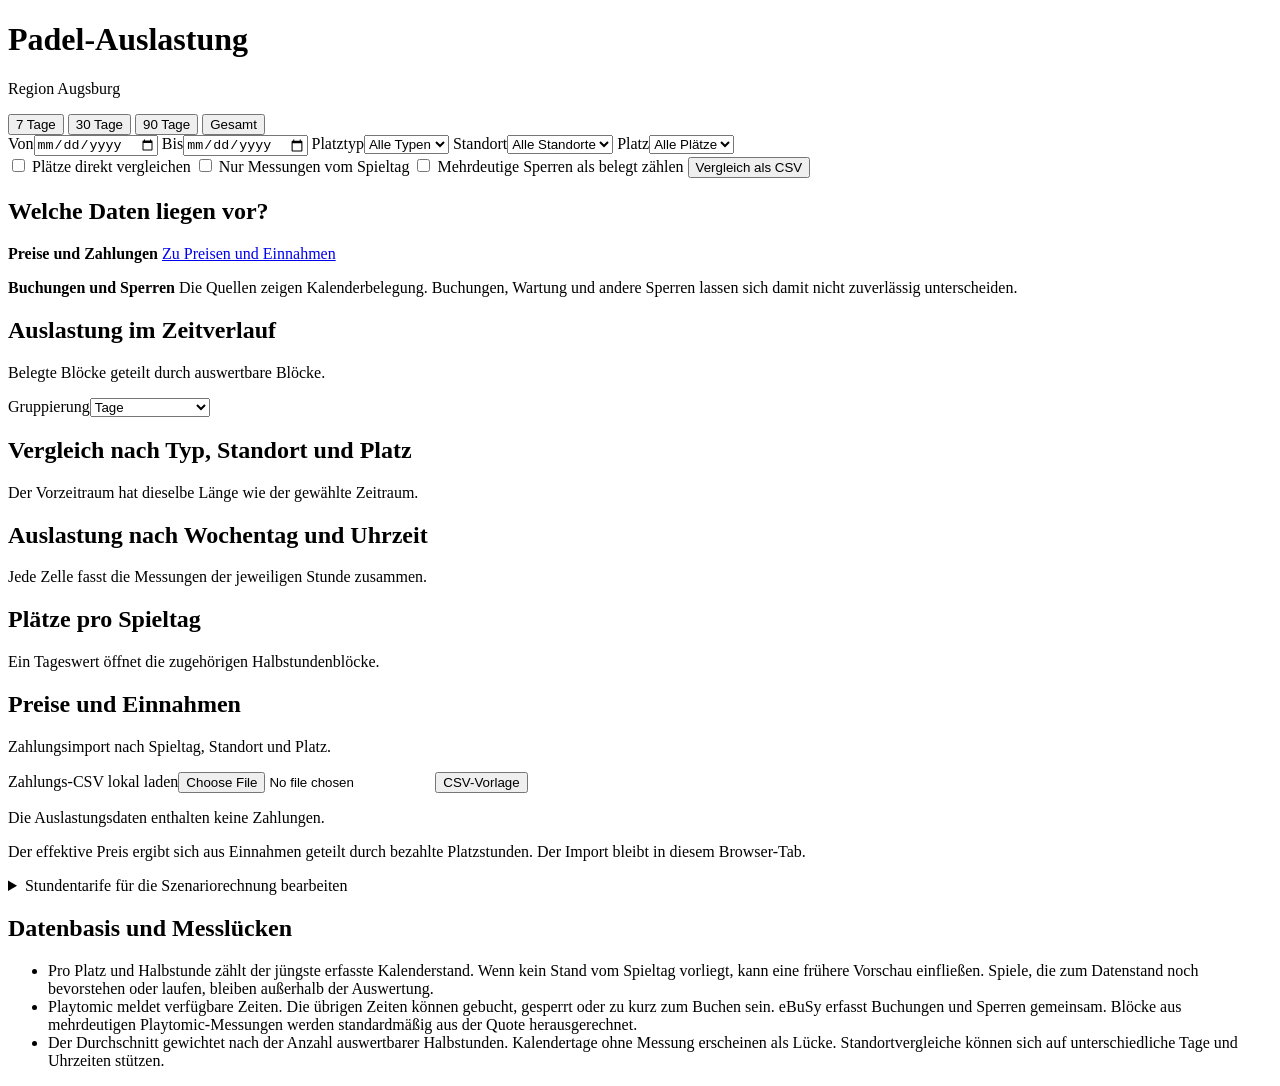
<file: dashboard/index.html>
<!doctype html>
<html lang="de">
<head>
  <meta charset="utf-8">
  <meta name="viewport" content="width=device-width, initial-scale=1">
  <meta name="description" content="Historische Padel-Auslastung nach Platz, Standort und Uhrzeit.">
  <title>Padel-Auslastung · Region Augsburg</title>
  <style>/* DASHBOARD_CSS */</style>
</head>
<body>
  <header class="page-header">
    <div><h1>Padel-Auslastung</h1><p>Region Augsburg</p></div>
    <p id="data-stand"></p>
  </header>
  <main>
    <section class="filters" aria-label="Filter">
      <div class="presets" aria-label="Schnellauswahl Zeitraum">
        <button type="button" data-days="7">7 Tage</button>
        <button type="button" data-days="30">30 Tage</button>
        <button type="button" data-days="90">90 Tage</button>
        <button type="button" data-days="all">Gesamt</button>
      </div>
      <div class="fields">
        <label>Von<input id="from" type="date"></label>
        <label>Bis<input id="to" type="date"></label>
        <label>Platztyp<select id="type"><option value="">Alle Typen</option></select></label>
        <label>Standort<select id="club"><option value="">Alle Standorte</option></select></label>
        <label>Platz<select id="court"><option value="">Alle Plätze</option></select></label>
      </div>
      <div class="options">
        <label><input id="compare-courts" type="checkbox"> Plätze direkt vergleichen</label>
        <label><input id="same-day" type="checkbox"> Nur Messungen vom Spieltag</label>
        <label><input id="include-unknown" type="checkbox"> Mehrdeutige Sperren als belegt zählen</label>
        <button type="button" id="export">Vergleich als CSV</button>
      </div>
      <p id="export-status" class="download-status" role="status" hidden></p>
      <p id="filter-error" role="status" hidden></p>
    </section>
    <div id="results">
      <section class="panel data-coverage" aria-labelledby="coverage-title">
        <div class="section-head">
          <div><h2 id="coverage-title">Welche Daten liegen vor?</h2><p id="coverage-period"></p></div>
        </div>
        <div id="coverage" class="scroll"></div>
        <p id="coverage-cutoff"></p>
        <div class="coverage-notes">
          <p><strong>Preise und Zahlungen</strong> <span id="payment-coverage"></span> <a href="#finance-title">Zu Preisen und Einnahmen</a></p>
          <p><strong>Buchungen und Sperren</strong> Die Quellen zeigen Kalenderbelegung. Buchungen, Wartung und andere Sperren lassen sich damit nicht zuverlässig unterscheiden.</p>
        </div>
      </section>
      <section aria-label="Kennzahlen" id="kpis" class="kpis" aria-live="polite"></section>
      <section class="panel">
        <div class="section-head">
          <div><h2>Auslastung im Zeitverlauf</h2><p>Belegte Blöcke geteilt durch auswertbare Blöcke.</p></div>
          <label>Gruppierung<select id="bucket"><option value="day">Tage</option><option value="week">ISO-Wochen</option><option value="month">Kalendermonate</option></select></label>
        </div>
        <div id="trend" class="scroll"></div>
      </section>
      <section class="panel">
        <div class="section-head"><div><h2>Vergleich nach Typ, Standort und Platz</h2><p>Der Vorzeitraum hat dieselbe Länge wie der gewählte Zeitraum.</p></div></div>
        <div id="comparison" class="scroll"></div>
      </section>
      <section class="panel">
        <div class="section-head">
          <div><h2>Auslastung nach Wochentag und Uhrzeit</h2><p>Jede Zelle fasst die Messungen der jeweiligen Stunde zusammen.</p></div>
          <label id="heatmap-day-label" hidden>Wochentag<select id="heatmap-day"><option value="">Alle Wochentage</option></select></label>
        </div>
        <div id="heatmap" class="scroll"></div>
      </section>
      <section class="panel">
        <div class="section-head"><div><h2>Plätze pro Spieltag</h2><p id="calendar-hint">Ein Tageswert öffnet die zugehörigen Halbstundenblöcke.</p></div></div>
        <div class="presets calendar-nav" id="calendar-nav" hidden>
          <button type="button" id="calendar-newer">Neuere Tage</button>
          <button type="button" id="calendar-older">Ältere Tage</button>
          <span id="calendar-range" aria-live="polite"></span>
        </div>
        <div id="calendar" class="scroll"></div>
        <div id="detail" class="detail" hidden></div>
      </section>
      <section class="panel">
        <div class="section-head"><div><h2 id="finance-title">Preise und Einnahmen</h2><p>Zahlungsimport nach Spieltag, Standort und Platz.</p></div></div>
        <div class="finance-options">
          <label>Zahlungs-CSV lokal laden<input id="payments" type="file" accept=".csv,text/csv"></label>
          <button type="button" id="payment-template">CSV-Vorlage</button>
          <button type="button" id="reset-payments" hidden>Import entfernen</button>
        </div>
        <p id="template-status" class="download-status" role="status" hidden></p>
        <p id="payment-status" role="status">Die Auslastungsdaten enthalten keine Zahlungen.</p>
        <p>Der effektive Preis ergibt sich aus Einnahmen geteilt durch bezahlte Platzstunden. Der Import bleibt in diesem Browser-Tab.</p>
        <details>
          <summary>Stundentarife für die Szenariorechnung bearbeiten</summary>
          <p>Die Rechnung multipliziert belegte Stunden mit dem eingegebenen Tarif. Öffentliche Serve-One-Listenpreise sind als Ausgangspunkt hinterlegt. Historische Tarife, Rabatte und Sperren können den Betrag verändern. <a href="https://serveonepadel.de/">Serve One Padel</a></p>
          <p>Der DJK-Mitgliederpreis beträgt laut Verein 20 €/h. Für einen gemischten Spielerkreis kannst du einen eigenen Durchschnittstarif eingeben. <a href="https://www.djk-lechhausen.de/index.php?Itemid=871&amp;id=636&amp;option=com_sppagebuilder&amp;view=page">DJK Lechhausen</a></p>
          <div id="rates" class="rate-grid"></div>
        </details>
        <div id="finance" class="scroll"></div>
      </section>
    </div>
    <section class="panel methodology">
      <h2>Datenbasis und Messlücken</h2>
      <ul>
        <li>Pro Platz und Halbstunde zählt der jüngste erfasste Kalenderstand. Wenn kein Stand vom Spieltag vorliegt, kann eine frühere Vorschau einfließen. Spiele, die zum Datenstand noch bevorstehen oder laufen, bleiben außerhalb der Auswertung.</li>
        <li>Playtomic meldet verfügbare Zeiten. Die übrigen Zeiten können gebucht, gesperrt oder zu kurz zum Buchen sein. eBuSy erfasst Buchungen und Sperren gemeinsam. Blöcke aus mehrdeutigen Playtomic-Messungen werden standardmäßig aus der Quote herausgerechnet.</li>
        <li>Der Durchschnitt gewichtet nach der Anzahl auswertbarer Halbstunden. Kalendertage ohne Messung erscheinen als Lücke. Standortvergleiche können sich auf unterschiedliche Tage und Uhrzeiten stützen.</li>
      </ul>
      <p id="source-notes"></p>
    </section>
  </main>
  <script type="application/json" id="dashboard-data"><!-- DASHBOARD_DATA --></script>
  <script>/* DASHBOARD_JS */</script>
</body>
</html>
</file>
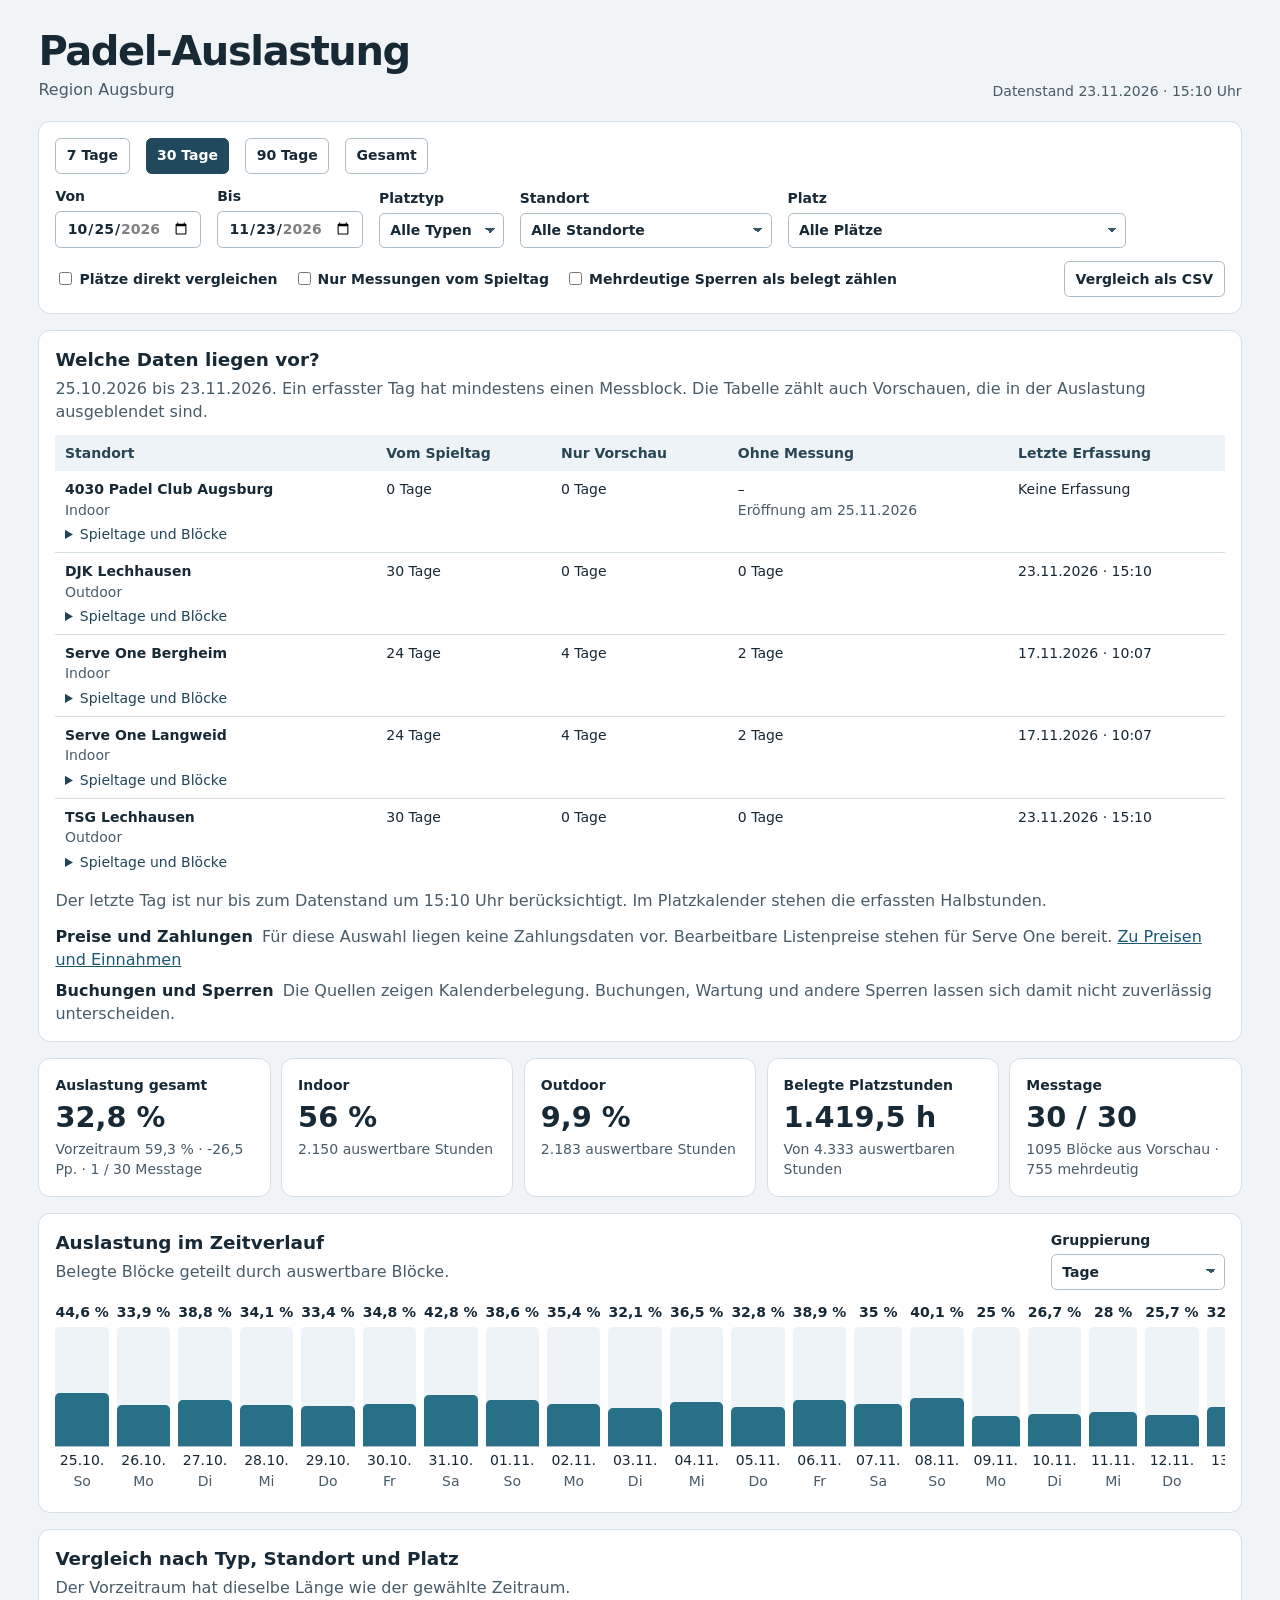
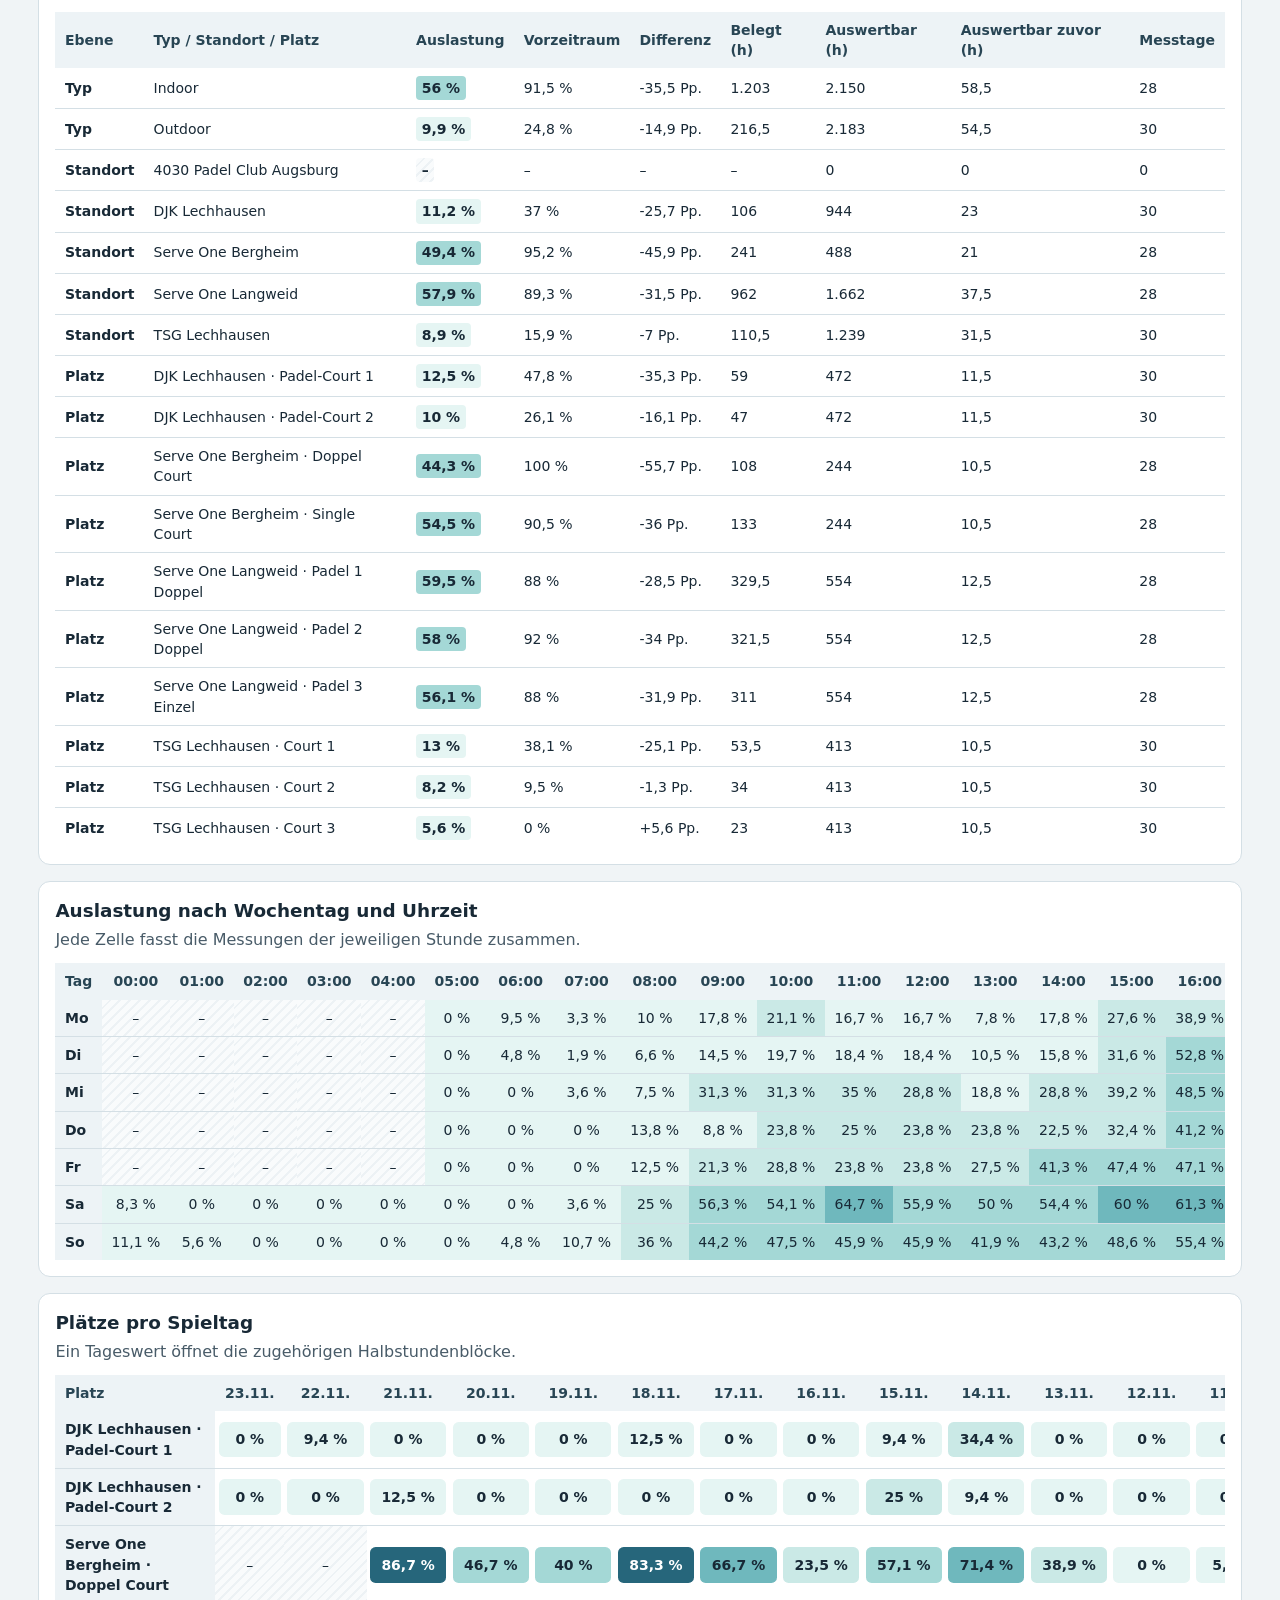
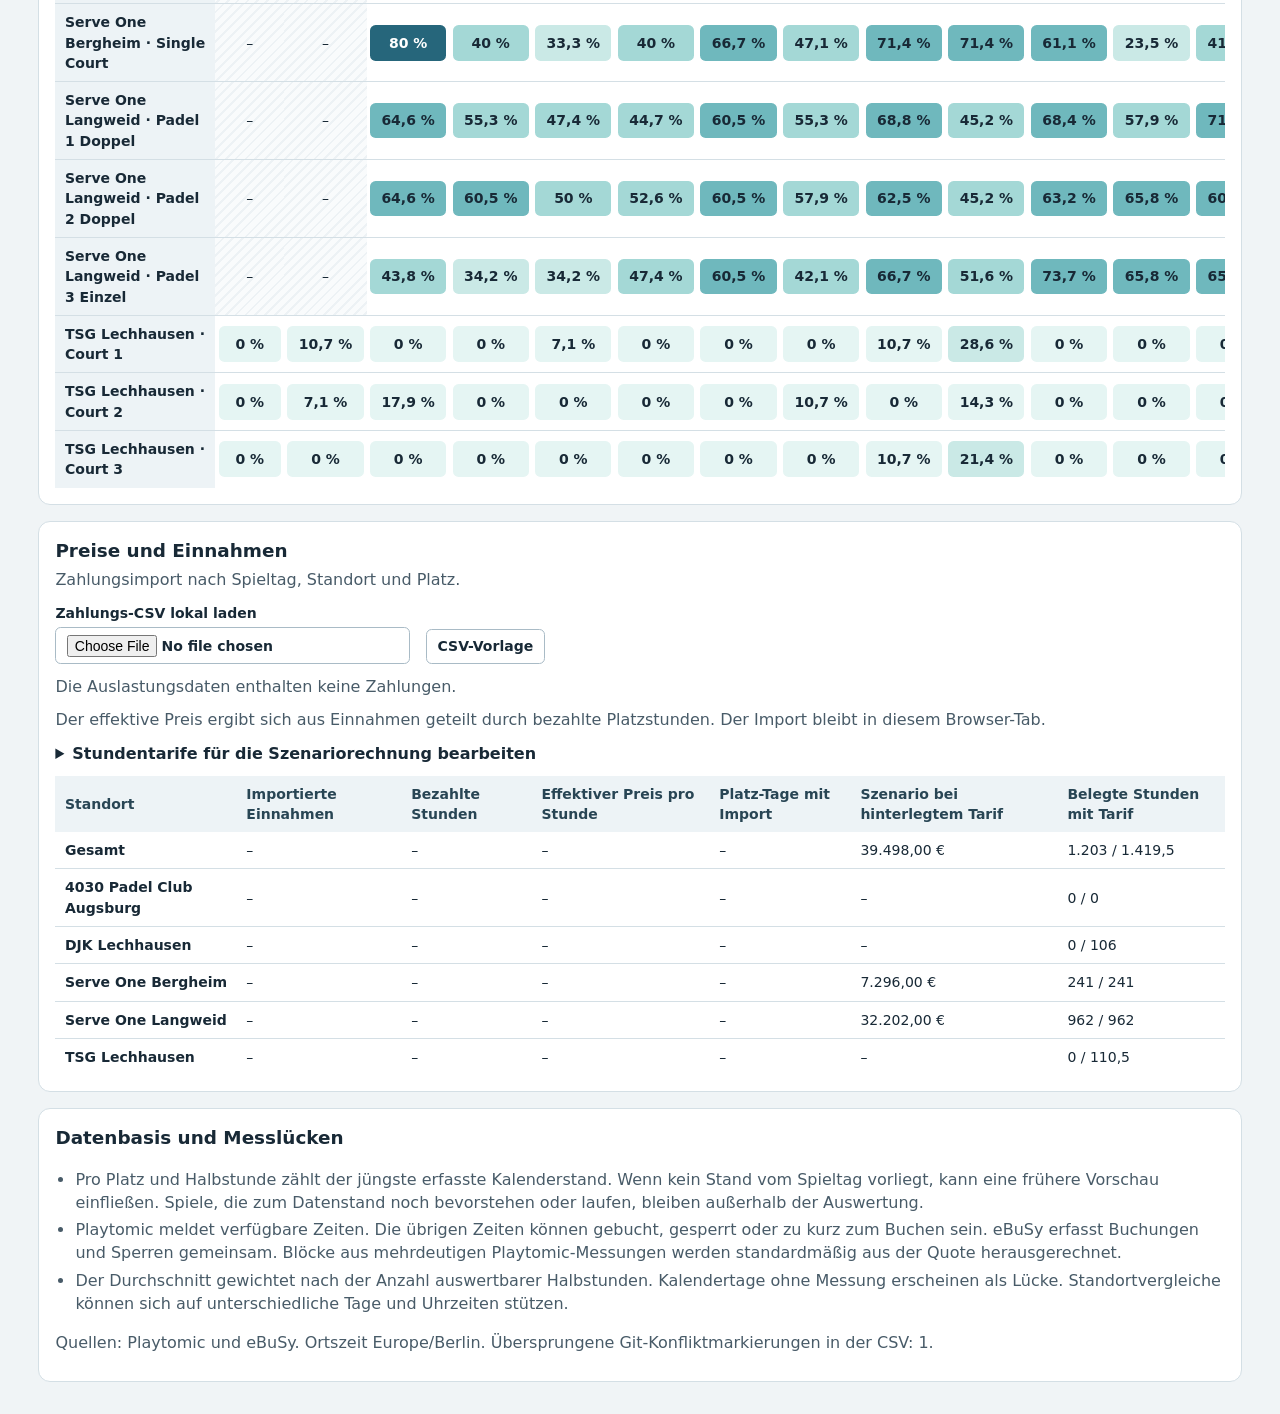
<file: padel-dashboard.html>
<!doctype html>
<html lang="de">
<head>
  <meta charset="utf-8">
  <meta name="viewport" content="width=device-width, initial-scale=1">
  <meta name="description" content="Historische Padel-Auslastung nach Platz, Standort und Uhrzeit.">
  <title>Padel-Auslastung · Region Augsburg</title>
  <style>:root {
  color-scheme: light;
  font: 16px/1.45 system-ui, sans-serif;
  background: #f0f4f6;
  color: #182936;
  --muted: #485b68;
  --line: #d4dfe5;
  --ink: #214557;
  --surface: #fff;
}
* { box-sizing: border-box; }
body { margin: 0; }
[hidden] { display: none !important; }
.page-header, main { max-width: 1440px; margin: 0 auto; padding-inline: clamp(1rem, 3vw, 3rem); }
.page-header { display: flex; justify-content: space-between; align-items: end; gap: 1rem; padding-block: 1.8rem 1.2rem; }
h1, h2, h3, p { margin: 0; }
h1 { font-size: clamp(1.8rem, 4vw, 2.5rem); line-height: 1.1; letter-spacing: -.035em; }
h2 { font-size: 1.15rem; }
h3 { font-size: 1rem; }
p { color: var(--muted); }
.page-header p { margin-top: .35rem; }
#data-stand { font-size: .875rem; }
main { padding-bottom: 2rem; }
.panel, .filters, .kpis article { border: 1px solid var(--line); background: var(--surface); border-radius: .75rem; padding: 1rem; }
.panel, .kpis { margin-top: 1rem; }
.presets, .fields, .options, .section-head, .finance-options { display: flex; gap: .65rem 1rem; flex-wrap: wrap; align-items: end; }
.fields { margin-block: .8rem; }
.options { align-items: center; }
.options button { margin-left: auto; }
label { display: grid; gap: .25rem; font-size: .875rem; font-weight: 600; }
.options label { display: flex; align-items: center; }
button, input, select { font: inherit; }
button, input:not([type="checkbox"]), select { background: #fff; color: #182936; border: 1px solid #a9bbc6; border-radius: .35rem; padding: .42rem .65rem; min-height: 2.2rem; }
select {
  appearance: none;
  padding-right: 1.9rem;
  background-image: linear-gradient(45deg, transparent 50%, #375767 50%), linear-gradient(135deg, #375767 50%, transparent 50%);
  background-position: calc(100% - 13px) center, calc(100% - 8px) center;
  background-repeat: no-repeat;
  background-size: 5px 5px;
}
input[type="file"] { max-width: 100%; }
button { font-size: .875rem; font-weight: 650; cursor: pointer; }
button:hover { border-color: #216476; }
button[aria-pressed="true"] { color: #fff; background: #20495e; border-color: #20495e; }
button:disabled { opacity: .55; cursor: default; }
a { color: #195772; }
:focus-visible { outline: 3px solid #1d7292; outline-offset: 2px; }
.kpis { display: grid; grid-template-columns: repeat(auto-fit, minmax(min(100%, 175px), 1fr)); gap: .65rem; }
.kpis strong { display: block; font-size: 1.8rem; margin-top: .1rem; font-variant-numeric: tabular-nums; }
.kpis h2, .kpis p { font-size: .875rem; }
.section-head { justify-content: space-between; align-items: start; margin-bottom: .75rem; }
.section-head p { margin-top: .2rem; }
.scroll { overflow-x: auto; }
table { width: 100%; border-collapse: separate; border-spacing: 0; font-size: .875rem; font-variant-numeric: tabular-nums; }
th, td { text-align: left; border-bottom: 1px solid var(--line); padding: .5rem .6rem; }
thead th { background: #edf3f6; color: #284554; }
tbody th { font-weight: 600; }
tr:last-child td, tr:last-child th { border-bottom: 0; }
.badge { display: inline-block; border-radius: .25rem; padding: .12rem .35rem; white-space: nowrap; }
.trend { display: flex; gap: .5rem; min-width: min-content; padding-bottom: .35rem; }
.bar-column {
  display: grid;
  grid-template-rows: 1.35rem 7.5rem auto;
  text-align: center;
  flex: 1 0 auto;
  min-width: 48px;
  gap: .22rem;
  font-size: .875rem;
  font-variant-numeric: tabular-nums;
}
.bar-track { display: flex; align-items: end; background: #edf3f6; border-bottom: 1px solid #a9bbc6; border-radius: .3rem .3rem 0 0; }
.bar { width: 100%; background: #277087; border-radius: .3rem .3rem 0 0; }
.bar-weekday { display: block; color: var(--muted); }
.matrix td, .matrix thead th:not(:first-child) { text-align: center; white-space: nowrap; min-width: 3.6rem; }
.matrix th:first-child { position: sticky; left: 0; background: #edf3f6; z-index: 1; }
.court-matrix th:first-child { min-width: 10rem; text-align: left; }
.court-matrix abbr { text-decoration: none; }
.calendar td { padding: .2rem; }
.calendar-nav { margin-bottom: .65rem; align-items: center; }
.calendar tbody th { min-width: 10rem; }
.calendar button { width: 100%; white-space: nowrap; border-color: transparent; }
.missing { background: repeating-linear-gradient(135deg, #f9fbfc 0 5px, #edf2f5 5px 7px); }
.heat-0, .free { background: #e5f5f3; }
.heat-1 { background: #cae9e6; }
.heat-2 { background: #a4d8d6; }
.heat-3 { background: #6fb8bd; }
.heat-4, .booked { background: #26667b; color: #fff; }
.unclear { background: #fff0d4; }
.detail { margin-top: 1rem; padding: .8rem; background: #f2f6f8; border-radius: .45rem; }
.detail .scroll { margin-top: .6rem; }
.slots { display: grid; grid-template-columns: repeat(auto-fill, minmax(115px, 1fr)); gap: .3rem; margin-top: .6rem; }
.slots > div { display: grid; gap: .2rem; padding: .25rem .45rem; font-size: .875rem; border-radius: .25rem; }
.finance-options, #payment-status, details, #source-notes { margin-block: .65rem; }
.rate-grid { display: grid; grid-template-columns: repeat(auto-fit, minmax(165px, 1fr)); gap: .55rem; margin-top: .65rem; }
.rate-grid input { width: 100%; }
summary { cursor: pointer; font-weight: 650; }
details p { margin-top: .45rem; }
.methodology ul { padding-left: 1.25rem; color: var(--muted); }
.methodology li + li { margin-top: .25rem; }
.data-coverage table { min-width: 650px; }
.data-coverage td { vertical-align: top; }
.coverage-type { display: block; color: var(--muted); font-weight: 400; }
.data-coverage details { margin: .25rem 0 0; font-weight: 400; }
.data-coverage summary { color: var(--ink); font-weight: 500; }
.data-coverage dl { margin: .4rem 0; }
.data-coverage dt { margin-top: .4rem; font-weight: 600; }
.data-coverage dd { margin-left: 0; }
.coverage-notes { display: grid; gap: .5rem; margin-top: .75rem; }
#coverage-cutoff { margin-top: .6rem; }
.coverage-notes strong { color: #182936; margin-right: .25rem; }
#filter-error, .download-status { margin-top: .65rem; color: #8b341d; }
@media (max-width: 610px) {
  .page-header { flex-direction: column; align-items: start; gap: .3rem; }
  .fields label { max-width: 100%; }
  .fields select { max-width: 100%; }
  .options button { margin-left: 0; }
}
</style>
</head>
<body>
  <header class="page-header">
    <div><h1>Padel-Auslastung</h1><p>Region Augsburg</p></div>
    <p id="data-stand"></p>
  </header>
  <main>
    <section class="filters" aria-label="Filter">
      <div class="presets" aria-label="Schnellauswahl Zeitraum">
        <button type="button" data-days="7">7 Tage</button>
        <button type="button" data-days="30">30 Tage</button>
        <button type="button" data-days="90">90 Tage</button>
        <button type="button" data-days="all">Gesamt</button>
      </div>
      <div class="fields">
        <label>Von<input id="from" type="date"></label>
        <label>Bis<input id="to" type="date"></label>
        <label>Platztyp<select id="type"><option value="">Alle Typen</option></select></label>
        <label>Standort<select id="club"><option value="">Alle Standorte</option></select></label>
        <label>Platz<select id="court"><option value="">Alle Plätze</option></select></label>
      </div>
      <div class="options">
        <label><input id="compare-courts" type="checkbox"> Plätze direkt vergleichen</label>
        <label><input id="same-day" type="checkbox"> Nur Messungen vom Spieltag</label>
        <label><input id="include-unknown" type="checkbox"> Mehrdeutige Sperren als belegt zählen</label>
        <button type="button" id="export">Vergleich als CSV</button>
      </div>
      <p id="export-status" class="download-status" role="status" hidden></p>
      <p id="filter-error" role="status" hidden></p>
    </section>
    <div id="results">
      <section class="panel data-coverage" aria-labelledby="coverage-title">
        <div class="section-head">
          <div><h2 id="coverage-title">Welche Daten liegen vor?</h2><p id="coverage-period"></p></div>
        </div>
        <div id="coverage" class="scroll"></div>
        <p id="coverage-cutoff"></p>
        <div class="coverage-notes">
          <p><strong>Preise und Zahlungen</strong> <span id="payment-coverage"></span> <a href="#finance-title">Zu Preisen und Einnahmen</a></p>
          <p><strong>Buchungen und Sperren</strong> Die Quellen zeigen Kalenderbelegung. Buchungen, Wartung und andere Sperren lassen sich damit nicht zuverlässig unterscheiden.</p>
        </div>
      </section>
      <section aria-label="Kennzahlen" id="kpis" class="kpis" aria-live="polite"></section>
      <section class="panel">
        <div class="section-head">
          <div><h2>Auslastung im Zeitverlauf</h2><p>Belegte Blöcke geteilt durch auswertbare Blöcke.</p></div>
          <label>Gruppierung<select id="bucket"><option value="day">Tage</option><option value="week">ISO-Wochen</option><option value="month">Kalendermonate</option></select></label>
        </div>
        <div id="trend" class="scroll"></div>
      </section>
      <section class="panel">
        <div class="section-head"><div><h2>Vergleich nach Typ, Standort und Platz</h2><p>Der Vorzeitraum hat dieselbe Länge wie der gewählte Zeitraum.</p></div></div>
        <div id="comparison" class="scroll"></div>
      </section>
      <section class="panel">
        <div class="section-head">
          <div><h2>Auslastung nach Wochentag und Uhrzeit</h2><p>Jede Zelle fasst die Messungen der jeweiligen Stunde zusammen.</p></div>
          <label id="heatmap-day-label" hidden>Wochentag<select id="heatmap-day"><option value="">Alle Wochentage</option></select></label>
        </div>
        <div id="heatmap" class="scroll"></div>
      </section>
      <section class="panel">
        <div class="section-head"><div><h2>Plätze pro Spieltag</h2><p id="calendar-hint">Ein Tageswert öffnet die zugehörigen Halbstundenblöcke.</p></div></div>
        <div class="presets calendar-nav" id="calendar-nav" hidden>
          <button type="button" id="calendar-newer">Neuere Tage</button>
          <button type="button" id="calendar-older">Ältere Tage</button>
          <span id="calendar-range" aria-live="polite"></span>
        </div>
        <div id="calendar" class="scroll"></div>
        <div id="detail" class="detail" hidden></div>
      </section>
      <section class="panel">
        <div class="section-head"><div><h2 id="finance-title">Preise und Einnahmen</h2><p>Zahlungsimport nach Spieltag, Standort und Platz.</p></div></div>
        <div class="finance-options">
          <label>Zahlungs-CSV lokal laden<input id="payments" type="file" accept=".csv,text/csv"></label>
          <button type="button" id="payment-template">CSV-Vorlage</button>
          <button type="button" id="reset-payments" hidden>Import entfernen</button>
        </div>
        <p id="template-status" class="download-status" role="status" hidden></p>
        <p id="payment-status" role="status">Die Auslastungsdaten enthalten keine Zahlungen.</p>
        <p>Der effektive Preis ergibt sich aus Einnahmen geteilt durch bezahlte Platzstunden. Der Import bleibt in diesem Browser-Tab.</p>
        <details>
          <summary>Stundentarife für die Szenariorechnung bearbeiten</summary>
          <p>Die Rechnung multipliziert belegte Stunden mit dem eingegebenen Tarif. Öffentliche Serve-One-Listenpreise sind als Ausgangspunkt hinterlegt. Historische Tarife, Rabatte und Sperren können den Betrag verändern. <a href="https://serveonepadel.de/">Serve One Padel</a></p>
          <p>Der DJK-Mitgliederpreis beträgt laut Verein 20 €/h. Für einen gemischten Spielerkreis kannst du einen eigenen Durchschnittstarif eingeben. <a href="https://www.djk-lechhausen.de/index.php?Itemid=871&amp;id=636&amp;option=com_sppagebuilder&amp;view=page">DJK Lechhausen</a></p>
          <div id="rates" class="rate-grid"></div>
        </details>
        <div id="finance" class="scroll"></div>
      </section>
    </div>
    <section class="panel methodology">
      <h2>Datenbasis und Messlücken</h2>
      <ul>
        <li>Pro Platz und Halbstunde zählt der jüngste erfasste Kalenderstand. Wenn kein Stand vom Spieltag vorliegt, kann eine frühere Vorschau einfließen. Spiele, die zum Datenstand noch bevorstehen oder laufen, bleiben außerhalb der Auswertung.</li>
        <li>Playtomic meldet verfügbare Zeiten. Die übrigen Zeiten können gebucht, gesperrt oder zu kurz zum Buchen sein. eBuSy erfasst Buchungen und Sperren gemeinsam. Blöcke aus mehrdeutigen Playtomic-Messungen werden standardmäßig aus der Quote herausgerechnet.</li>
        <li>Der Durchschnitt gewichtet nach der Anzahl auswertbarer Halbstunden. Kalendertage ohne Messung erscheinen als Lücke. Standortvergleiche können sich auf unterschiedliche Tage und Uhrzeiten stützen.</li>
      </ul>
      <p id="source-notes"></p>
    </section>
  </main>
  <script type="application/json" id="dashboard-data">{"latest":"2026-11-23T15:10","clubs":{"Serve One Langweid":"Indoor","Serve One Bergheim":"Indoor","4030 Padel Club Augsburg":"Indoor","DJK Lechhausen":"Outdoor","TSG Lechhausen":"Outdoor"},"openingDates":{"4030 Padel Club Augsburg":"2026-11-25"},"runs":{"Serve One Langweid":"2026-11-17T10:07","Serve One Bergheim":"2026-11-17T10:07","DJK Lechhausen":"2026-11-23T15:10","TSG Lechhausen":"2026-11-23T15:10"},"records":[["2026-10-24","DJK Lechhausen","Padel-Court 1","-----------------------X..XXXXXXXXXX..........--"],["2026-10-24","DJK Lechhausen","Padel-Court 2","-----------------------XXX...XXX..............--"],["2026-10-24","Serve One Bergheim","Doppel Court","-----------------------XXXXXXXXXXXXXXXXXXXXX----"],["2026-10-24","Serve One Bergheim","Single Court","-----------------------XXXXXXXXXXXXXXXXXXX..----"],["2026-10-24","Serve One Langweid","Padel 1 Doppel","-----------------------XXXXXXXXXXXXXXXXXXXXXX..."],["2026-10-24","Serve One Langweid","Padel 2 Doppel","-----------------------XXXXXXXXXXXXXXXXXXXXXXX.."],["2026-10-24","Serve One Langweid","Padel 3 Einzel","-----------------------XXXXXXXXXXXXXXXXXXXXXX..."],["2026-10-24","TSG Lechhausen","Court 1","-----------------------XX..XXXXXX...........----"],["2026-10-24","TSG Lechhausen","Court 2","-----------------------.XX..................----"],["2026-10-24","TSG Lechhausen","Court 3","-----------------------.....................----"],["2026-10-25","DJK Lechhausen","Padel-Court 1","--------------..........XXX.........XXXXXX....--"],["2026-10-25","DJK Lechhausen","Padel-Court 2","--------------......XXX.......................--"],["2026-10-25","Serve One Bergheim","Doppel Court","--------------..XXXXX???????????????????????----"],["2026-10-25","Serve One Bergheim","Single Court","--------------..XXXXX???????????????????????----"],["2026-10-25","Serve One Langweid","Padel 1 Doppel","-------------...XXXXXXXXXXXXXXXXXXXXXXXXXXXXXXXX"],["2026-10-25","Serve One Langweid","Padel 2 Doppel","-------------..XXXXXXXXXXXXXXXXXXXXXXXXXXXXX...."],["2026-10-25","Serve One Langweid","Padel 3 Einzel","-------------...XXXXXXXXXXXXXXXXXXXXXXXXXXXXXX.."],["2026-10-25","TSG Lechhausen","Court 1","----------------..XXXX..XX..................----"],["2026-10-25","TSG Lechhausen","Court 2","----------------............................----"],["2026-10-25","TSG Lechhausen","Court 3","----------------............................----"],["2026-10-26","DJK Lechhausen","Padel-Court 1","--------------...................XXXXX........--"],["2026-10-26","DJK Lechhausen","Padel-Court 2","--------------.....................XXX........--"],["2026-10-26","Serve One Bergheim","Doppel Court","--------------....XXXX........XXX..XXXXXXXXX----"],["2026-10-26","Serve One Bergheim","Single Court","--------------....XXXXXXXX..XX.XXXXXXXXXXX..----"],["2026-10-26","Serve One Langweid","Padel 1 Doppel","-------------XXXXX................XXXXXXXXXXXX.."],["2026-10-26","Serve One Langweid","Padel 2 Doppel","-------------..................XXXXXXXXXXXXXXXXX"],["2026-10-26","Serve One Langweid","Padel 3 Einzel","-------------...............XX.X..XXXXXXXXXX...."],["2026-10-26","TSG Lechhausen","Court 1","----------------....................XXX.XXX.----"],["2026-10-26","TSG Lechhausen","Court 2","----------------..................XXXXX.....----"],["2026-10-26","TSG Lechhausen","Court 3","----------------....................XXX.....----"],["2026-10-27","DJK Lechhausen","Padel-Court 1","--------------........XXX.....XXXXXXXXXXXX....--"],["2026-10-27","DJK Lechhausen","Padel-Court 2","--------------..................XXXXXXXXXXXX..--"],["2026-10-27","Serve One Bergheim","Doppel Court","--------------..................????????????----"],["2026-10-27","Serve One Bergheim","Single Court","--------------....XXXX...XXXXXXX????????????----"],["2026-10-27","Serve One Langweid","Padel 1 Doppel","-------------...XXXXXX..........XXXXXXXXXXXXXXXX"],["2026-10-27","Serve One Langweid","Padel 2 Doppel","-------------....XXXX.........XXXXXXXXXXXXXX...."],["2026-10-27","Serve One Langweid","Padel 3 Einzel","-------------..................XXXXXXXXXXXXXX..."],["2026-10-27","TSG Lechhausen","Court 1","----------------.............XX...XXXXX.....----"],["2026-10-27","TSG Lechhausen","Court 2","----------------................XXXXXXXXX...----"],["2026-10-27","TSG Lechhausen","Court 3","----------------.................XX.XX......----"],["2026-10-28","DJK Lechhausen","Padel-Court 1","--------------.................XXXXXXXXXXXXX..--"],["2026-10-28","DJK Lechhausen","Padel-Court 2","--------------...............XX.XXX...........--"],["2026-10-28","Serve One Bergheim","Doppel Court","--------------.....XXX........X?????????????----"],["2026-10-28","Serve One Bergheim","Single Court","--------------.......XXX.....XX?????????????----"],["2026-10-28","Serve One Langweid","Padel 1 Doppel","----------fff.....XXXXXX..XXXXXXXXXXXXXXXXXX...."],["2026-10-28","Serve One Langweid","Padel 2 Doppel","----------fff..........XX...XX.XXXXXXXXXXXXX...."],["2026-10-28","Serve One Langweid","Padel 3 Einzel","----------fff.....XX.X......XXXXXXXXXXXXXXXXXXXX"],["2026-10-28","TSG Lechhausen","Court 1","----------------..................XXXX..XXX.----"],["2026-10-28","TSG Lechhausen","Court 2","----------------............................----"],["2026-10-28","TSG Lechhausen","Court 3","----------------................XXX.........----"],["2026-10-29","DJK Lechhausen","Padel-Court 1","--------------.................XXXXX..........--"],["2026-10-29","DJK Lechhausen","Padel-Court 2","--------------.................XXXXXX.XX......--"],["2026-10-29","Serve One Bergheim","Doppel Court","--------------.........XX......?????????????----"],["2026-10-29","Serve One Bergheim","Single Court","--------------.....XX....XX...X?????????????----"],["2026-10-29","Serve One Langweid","Padel 1 Doppel","----------fff..........XXX.....XXXXXXXXXXXXXXXXX"],["2026-10-29","Serve One Langweid","Padel 2 Doppel","----------fff...XX.......XXXX..XXXXXXXXXXXXX...."],["2026-10-29","Serve One Langweid","Padel 3 Einzel","----------fff.......XXXXXXXX..XXXXXXXXXXXXXXXX.."],["2026-10-29","TSG Lechhausen","Court 1","----------------..............XXX..XXX......----"],["2026-10-29","TSG Lechhausen","Court 2","----------------..........XXXX....XXX..XXX..----"],["2026-10-29","TSG Lechhausen","Court 3","----------------............................----"],["2026-10-30","DJK Lechhausen","Padel-Court 1","--------------..............XXX..XXX..........--"],["2026-10-30","DJK Lechhausen","Padel-Court 2","--------------......XXXX......XXX..XXXX.......--"],["2026-10-30","Serve One Bergheim","Doppel Court","--------------............XXXX.?????????????----"],["2026-10-30","Serve One Bergheim","Single Court","--------------......XXX.......X?????????????----"],["2026-10-30","Serve One Langweid","Padel 1 Doppel","----------fff....XXXXX.......XXXXXXXXXXXXXXXXXXX"],["2026-10-30","Serve One Langweid","Padel 2 Doppel","----------fff...XXX.........XXXXXXXXXXXXXXXXXXXX"],["2026-10-30","Serve One Langweid","Padel 3 Einzel","----------fff......XX.........XXXXXXXXXXXXXXXX.."],["2026-10-30","TSG Lechhausen","Court 1","----------------................XXXXX.......----"],["2026-10-30","TSG Lechhausen","Court 2","----------------....................XX......----"],["2026-10-30","TSG Lechhausen","Court 3","----------------............XXX...XXX.......----"],["2026-10-31","DJK Lechhausen","Padel-Court 1","--------------....XXXX...........XX...........--"],["2026-10-31","DJK Lechhausen","Padel-Court 2","--------------.......XXX..XX..XXXX............--"],["2026-10-31","Serve One Bergheim","Doppel Court","--------------....XXX???????????????????????----"],["2026-10-31","Serve One Bergheim","Single Court","--------------....XXX???????????????????????----"],["2026-10-31","Serve One Langweid","Padel 1 Doppel","fffffffffffff...XXXXXXXXXXXXXXXXXXXXXX....XXXXX."],["2026-10-31","Serve One Langweid","Padel 2 Doppel","xxfffffffffff...XXXXXXXXXXXXXXXXXXXXXXXXXXXXXX.."],["2026-10-31","Serve One Langweid","Padel 3 Einzel","fffffffffffff.....XXXXXXXXXXXXXXXXXXXXXXXX......"],["2026-10-31","TSG Lechhausen","Court 1","----------------..XXXXXXXXX.....XX..........----"],["2026-10-31","TSG Lechhausen","Court 2","----------------......XXXXX...XXX...........----"],["2026-10-31","TSG Lechhausen","Court 3","----------------......XXXXX.XXX.............----"],["2026-11-01","DJK Lechhausen","Padel-Court 1","--------------........XX......................--"],["2026-11-01","DJK Lechhausen","Padel-Court 2","--------------..................XXX...........--"],["2026-11-01","Serve One Bergheim","Doppel Court","--------------..XXXXX???????????????????????----"],["2026-11-01","Serve One Bergheim","Single Court","--------------XXXXXXX???????????????????????----"],["2026-11-01","Serve One Langweid","Padel 1 Doppel","fffffffffffff.....XXXXXXXXXXXXXXXXXXXXXXXXXXXX.."],["2026-11-01","Serve One Langweid","Padel 2 Doppel","xxxffffffffff...XXXXXXXXXXXXXXXXXXXXXXXXXXXXXX.."],["2026-11-01","Serve One Langweid","Padel 3 Einzel","fffffffffffff...XXXXXXXXXXXXXXXXXXXXXXXXXXXX...."],["2026-11-01","TSG Lechhausen","Court 1","----------------........XXX.XXXX......XXX...----"],["2026-11-01","TSG Lechhausen","Court 2","----------------................XX..........----"],["2026-11-01","TSG Lechhausen","Court 3","----------------............................----"],["2026-11-02","DJK Lechhausen","Padel-Court 1","--------------....................XXX...XX....--"],["2026-11-02","DJK Lechhausen","Padel-Court 2","--------------..........................XX....--"],["2026-11-02","Serve One Bergheim","Doppel Court","--------------.......XXXX.....XX..XXXXXXXXXX----"],["2026-11-02","Serve One Bergheim","Single Court","--------------.........XXXXXXXXXXXXXXXXXXXXX----"],["2026-11-02","Serve One Langweid","Padel 1 Doppel","----------fff...XXX....XX..XXX..XXXXXXXXXXXX...."],["2026-11-02","Serve One Langweid","Padel 2 Doppel","----------fff...................XXXXXXXXXXXXX..."],["2026-11-02","Serve One Langweid","Padel 3 Einzel","----------fffX..XXX.....XXXXXXXXXXXXXXXXXXXX..XX"],["2026-11-02","TSG Lechhausen","Court 1","----------------.....................XXXX...----"],["2026-11-02","TSG Lechhausen","Court 2","----------------.....................XXXX...----"],["2026-11-02","TSG Lechhausen","Court 3","----------------.................XXX........----"],["2026-11-03","DJK Lechhausen","Padel-Court 1","--------------................................--"],["2026-11-03","DJK Lechhausen","Padel-Court 2","--------------..................XXXXX.........--"],["2026-11-03","Serve One Bergheim","Doppel Court","--------------??????????????????????????????----"],["2026-11-03","Serve One Bergheim","Single Court","--------------??????????????????????????????----"],["2026-11-03","Serve One Langweid","Padel 1 Doppel","----------fff........XXXX......XXXXXXXXXXXXXXXXX"],["2026-11-03","Serve One Langweid","Padel 2 Doppel","----------fff...........XX........XXXX..XXXXXXXX"],["2026-11-03","Serve One Langweid","Padel 3 Einzel","----------fff........XXXXXXXXXXXXXXXXXXXXXXXX..."],["2026-11-03","TSG Lechhausen","Court 1","----------------.................XXXXX......----"],["2026-11-03","TSG Lechhausen","Court 2","----------------.................XXX.XXXX...----"],["2026-11-03","TSG Lechhausen","Court 3","----------------.................XXXX.XXXX..----"],["2026-11-04","DJK Lechhausen","Padel-Court 1","--------------..............XXXXXX............--"],["2026-11-04","DJK Lechhausen","Padel-Court 2","--------------........XX..................XX..--"],["2026-11-04","Serve One Bergheim","Doppel Court","--------------......XXXXXX..XX.?????????????----"],["2026-11-04","Serve One Bergheim","Single Court","--------------XXXXXXXXXXXXXX..X?????????????----"],["2026-11-04","Serve One Langweid","Padel 1 Doppel","----------fff...XXX.....XXXX..XXXXXXXXXXXXXXXXXX"],["2026-11-04","Serve One Langweid","Padel 2 Doppel","----------fff.....XXXXXXXX..XXXXXXXXXXXXXXXXXX.."],["2026-11-04","Serve One Langweid","Padel 3 Einzel","----------fff.....XXXXXX.....XXXXXXXXXXXXXXXX..."],["2026-11-04","TSG Lechhausen","Court 1","----------------....................XX......----"],["2026-11-04","TSG Lechhausen","Court 2","----------------............................----"],["2026-11-04","TSG Lechhausen","Court 3","----------------............................----"],["2026-11-05","DJK Lechhausen","Padel-Court 1","--------------.................XX.............--"],["2026-11-05","DJK Lechhausen","Padel-Court 2","--------------................................--"],["2026-11-05","Serve One Bergheim","Doppel Court","--------------.......XX...XX..X?????????????----"],["2026-11-05","Serve One Bergheim","Single Court","--------------.....XX..XXXX..XX?????????????----"],["2026-11-05","Serve One Langweid","Padel 1 Doppel","----------fff.......XX....XXXXXXXXXXXXXXXXXXXXXX"],["2026-11-05","Serve One Langweid","Padel 2 Doppel","----------fff....XX..XXXXXXXXXXXXXX..XXXXXXXXX.."],["2026-11-05","Serve One Langweid","Padel 3 Einzel","----------fff.....XXXXXXXX..XX.XXXXXXXXXXX......"],["2026-11-05","TSG Lechhausen","Court 1","----------------....XX......XXXX.......XXX..----"],["2026-11-05","TSG Lechhausen","Court 2","----------------...................XXX......----"],["2026-11-05","TSG Lechhausen","Court 3","----------------............................----"],["2026-11-06","DJK Lechhausen","Padel-Court 1","--------------................................--"],["2026-11-06","DJK Lechhausen","Padel-Court 2","--------------................................--"],["2026-11-06","Serve One Bergheim","Doppel Court","--------------.....XXXXXXXXXXXX?????????????----"],["2026-11-06","Serve One Bergheim","Single Court","--------------.......XXXXXXXXXX?????????????----"],["2026-11-06","Serve One Langweid","Padel 1 Doppel","----------fff...XXXXXXXXXXXXXXXXXXXXXXXXXXXXX..."],["2026-11-06","Serve One Langweid","Padel 2 Doppel","----------fff.....XXXXXXXXXXXXXXXX..XXXXXXXXXXXX"],["2026-11-06","Serve One Langweid","Padel 3 Einzel","----------fff....XXX.XXXXXXXXXXXXXXXXXXXXXXXXXXX"],["2026-11-06","TSG Lechhausen","Court 1","----------------................XX..........----"],["2026-11-06","TSG Lechhausen","Court 2","----------------..................XXXX......----"],["2026-11-06","TSG Lechhausen","Court 3","----------------............................----"],["2026-11-07","DJK Lechhausen","Padel-Court 1","--------------........XXX.....XXXX............--"],["2026-11-07","DJK Lechhausen","Padel-Court 2","--------------................................--"],["2026-11-07","Serve One Bergheim","Doppel Court","--------------.....XX???????????????????????----"],["2026-11-07","Serve One Bergheim","Single Court","--------------...XXXX???????????????????????----"],["2026-11-07","Serve One Langweid","Padel 1 Doppel","fffffffffffff....XXXXXXXXXXXXXXXXXXXXXXXXXXXXXXX"],["2026-11-07","Serve One Langweid","Padel 2 Doppel","fffffffffffff....XXXXXXXXXXXXXXXXXXXXXXXXXXXXXXX"],["2026-11-07","Serve One Langweid","Padel 3 Einzel","fffffffffffff.....XXXXXXXXXXXXXXXXXXXXXXXXXXXXX."],["2026-11-07","TSG Lechhausen","Court 1","----------------..XXX.......................----"],["2026-11-07","TSG Lechhausen","Court 2","----------------............................----"],["2026-11-07","TSG Lechhausen","Court 3","----------------............................----"],["2026-11-08","DJK Lechhausen","Padel-Court 1","--------------.......XXXX..XX..XXXXX..........--"],["2026-11-08","DJK Lechhausen","Padel-Court 2","--------------......XXXXXXXXX..XXX............--"],["2026-11-08","Serve One Bergheim","Doppel Court","--------------??????????????????????????????----"],["2026-11-08","Serve One Bergheim","Single Court","--------------??????????????????????????????----"],["2026-11-08","Serve One Langweid","Padel 1 Doppel","fffffffffffff...XXXXXXXXXXXXXXXXXXXXXXXXXXXXX..."],["2026-11-08","Serve One Langweid","Padel 2 Doppel","fffffffffffff.....XXXXXXXXXXXXXXXXXXXXXXXXXXXX.."],["2026-11-08","Serve One Langweid","Padel 3 Einzel","fffffffffffff..XXXXXXXXXXXXXXXXXXXXXXXXXXXXXXX.."],["2026-11-08","TSG Lechhausen","Court 1","----------------..............XXXX..........----"],["2026-11-08","TSG Lechhausen","Court 2","----------------............................----"],["2026-11-08","TSG Lechhausen","Court 3","----------------..........XX................----"],["2026-11-09","DJK Lechhausen","Padel-Court 1","--------------.......XXX..............XX......--"],["2026-11-09","DJK Lechhausen","Padel-Court 2","--------------......XX........................--"],["2026-11-09","Serve One Bergheim","Doppel Court","--------------....XXXX........X?????????????----"],["2026-11-09","Serve One Bergheim","Single Court","--------------.....XXXXXXXXX...?????????????----"],["2026-11-09","Serve One Langweid","Padel 1 Doppel","----------fff.....XXX..........XXXXXXXXXXXXXXX.."],["2026-11-09","Serve One Langweid","Padel 2 Doppel","----------fff................XXXXXXXXXXXXXXXXXXX"],["2026-11-09","Serve One Langweid","Padel 3 Einzel","----------fff...............XXXXXXXXXXXXXX..XX.."],["2026-11-09","TSG Lechhausen","Court 1","----------------............................----"],["2026-11-09","TSG Lechhausen","Court 2","----------------............................----"],["2026-11-09","TSG Lechhausen","Court 3","----------------............................----"],["2026-11-10","DJK Lechhausen","Padel-Court 1","--------------................................--"],["2026-11-10","DJK Lechhausen","Padel-Court 2","--------------................................--"],["2026-11-10","Serve One Bergheim","Doppel Court","--------------...................XXXXXXXXXXX----"],["2026-11-10","Serve One Bergheim","Single Court","--------------....XX.XXXX.....XXXXXXXXXXXXXX----"],["2026-11-10","Serve One Langweid","Padel 1 Doppel","----------fff....................XXXXXXXXXXXXXXX"],["2026-11-10","Serve One Langweid","Padel 2 Doppel","----------fff..................XXXXXXXXXXXXXXXXX"],["2026-11-10","Serve One Langweid","Padel 3 Einzel","----------fff.......XX......XXX...XXXXXXXXXXXXXX"],["2026-11-10","TSG Lechhausen","Court 1","----------------.....................XXXX...----"],["2026-11-10","TSG Lechhausen","Court 2","----------------............................----"],["2026-11-10","TSG Lechhausen","Court 3","----------------............................----"],["2026-11-11","DJK Lechhausen","Padel-Court 1","--------------................................--"],["2026-11-11","DJK Lechhausen","Padel-Court 2","--------------................................--"],["2026-11-11","Serve One Bergheim","Doppel Court","--------------................X?????????????----"],["2026-11-11","Serve One Bergheim","Single Court","--------------....XXX..XXXX....?????????????----"],["2026-11-11","Serve One Langweid","Padel 1 Doppel","----------fff.....XX.XXXXXXXXXXXXXXXXXXXXXXXXX.."],["2026-11-11","Serve One Langweid","Padel 2 Doppel","----------fff.....XXXXXXXXXXXXX...XXXXXXXXXX...."],["2026-11-11","Serve One Langweid","Padel 3 Einzel","----------fff.....XXXXXXXXXXXX.XXXXXXXXXXXXX...."],["2026-11-11","TSG Lechhausen","Court 1","----------------............................----"],["2026-11-11","TSG Lechhausen","Court 2","----------------............................----"],["2026-11-11","TSG Lechhausen","Court 3","----------------............................----"],["2026-11-12","DJK Lechhausen","Padel-Court 1","--------------................................--"],["2026-11-12","DJK Lechhausen","Padel-Court 2","--------------................................--"],["2026-11-12","Serve One Bergheim","Doppel Court","--------------.................?????????????----"],["2026-11-12","Serve One Bergheim","Single Court","--------------..XX........XX...?????????????----"],["2026-11-12","Serve One Langweid","Padel 1 Doppel","----------fff........XXXXX..XX.XXXXXXXXXXXXXXX.."],["2026-11-12","Serve One Langweid","Padel 2 Doppel","----------fff......XXXXXXXXXXX.XXXXXXXXXXXXXX..."],["2026-11-12","Serve One Langweid","Padel 3 Einzel","----------fff...XX..XXXXX.....XXXXXXXXXXXXXXXXXX"],["2026-11-12","TSG Lechhausen","Court 1","----------------............................----"],["2026-11-12","TSG Lechhausen","Court 2","----------------............................----"],["2026-11-12","TSG Lechhausen","Court 3","----------------............................----"],["2026-11-13","DJK Lechhausen","Padel-Court 1","--------------................................--"],["2026-11-13","DJK Lechhausen","Padel-Court 2","--------------................................--"],["2026-11-13","Serve One Bergheim","Doppel Court","--------------...........XXXXXXX????????????----"],["2026-11-13","Serve One Bergheim","Single Court","--------------..XX...XXXXX..XXXX????????????----"],["2026-11-13","Serve One Langweid","Padel 1 Doppel","----------fff...XXXXXX..XXX...XXXXXXXXXXXXXXXXX."],["2026-11-13","Serve One Langweid","Padel 2 Doppel","----------fff.....XXX......XXXXXXXXXXXXXXXXXXXXX"],["2026-11-13","Serve One Langweid","Padel 3 Einzel","----------fff.....XXXXXXXX..XXXXXXXXXXXXXXXXXXXX"],["2026-11-13","TSG Lechhausen","Court 1","----------------............................----"],["2026-11-13","TSG Lechhausen","Court 2","----------------............................----"],["2026-11-13","TSG Lechhausen","Court 3","----------------............................----"],["2026-11-14","DJK Lechhausen","Padel-Court 1","--------------........XXXX......XXXX...XXX....--"],["2026-11-14","DJK Lechhausen","Padel-Court 2","--------------....................XXX.........--"],["2026-11-14","Serve One Bergheim","Doppel Court","--------------..XXXXX???????????????????????----"],["2026-11-14","Serve One Bergheim","Single Court","--------------..XXXXX???????????????????????----"],["2026-11-14","Serve One Langweid","Padel 1 Doppel","fffffffffffff....XXXXXXXXXXXXXX?????????????????"],["2026-11-14","Serve One Langweid","Padel 2 Doppel","fffffffffffff....XXXXXXXXXXXXXX?????????????????"],["2026-11-14","Serve One Langweid","Padel 3 Einzel","fffffffffffff..XXXXXXXXXXXXXXXX?????????????????"],["2026-11-14","TSG Lechhausen","Court 1","----------------...........XXXXXXXX.........----"],["2026-11-14","TSG Lechhausen","Court 2","----------------............XX.XX...........----"],["2026-11-14","TSG Lechhausen","Court 3","----------------......XX.....XX.XX..........----"],["2026-11-15","DJK Lechhausen","Padel-Court 1","--------------..............XXX...............--"],["2026-11-15","DJK Lechhausen","Padel-Court 2","--------------..............XXXXXXXX..........--"],["2026-11-15","Serve One Bergheim","Doppel Court","--------------...XXXX???????????????????????----"],["2026-11-15","Serve One Bergheim","Single Court","--------------..XXXXX???????????????????????----"],["2026-11-15","Serve One Langweid","Padel 1 Doppel","fffffffffffffXXXXXXXXXXXXXXXXXXXXXXXXXXXXXXXXX.."],["2026-11-15","Serve One Langweid","Padel 2 Doppel","fffffffffffff...XXXXXXXXXXXXXXXXXXXXXXXXXXXXXX.."],["2026-11-15","Serve One Langweid","Padel 3 Einzel","fffffffffffff...XXXXXXXXXXXXXXXXXXXXXXXXXXXXXXXX"],["2026-11-15","TSG Lechhausen","Court 1","----------------...............XXX..........----"],["2026-11-15","TSG Lechhausen","Court 2","----------------............................----"],["2026-11-15","TSG Lechhausen","Court 3","----------------..............XXX...........----"],["2026-11-16","DJK Lechhausen","Padel-Court 1","--------------................................--"],["2026-11-16","DJK Lechhausen","Padel-Court 2","--------------................................--"],["2026-11-16","Serve One Bergheim","Doppel Court","--------------.....XXXX........?????????????----"],["2026-11-16","Serve One Bergheim","Single Court","--------------...XXXXXXXX......?????????????----"],["2026-11-16","Serve One Langweid","Padel 1 Doppel","----------fff...XXX....XXX..XX.XXXXXXXXXXXXX...."],["2026-11-16","Serve One Langweid","Padel 2 Doppel","----------fff......XXX.......XXXXXXXXXXXXXXXXXXX"],["2026-11-16","Serve One Langweid","Padel 3 Einzel","----------fff..........XXX.....XXXXXXXXXXXXX...."],["2026-11-16","TSG Lechhausen","Court 1","----------------............................----"],["2026-11-16","TSG Lechhausen","Court 2","----------------.................XXX........----"],["2026-11-16","TSG Lechhausen","Court 3","----------------............................----"],["2026-11-17","DJK Lechhausen","Padel-Court 1","--------------................................--"],["2026-11-17","DJK Lechhausen","Padel-Court 2","--------------................................--"],["2026-11-17","Serve One Bergheim","Doppel Court","--------------.......XXXX...XXXXXXXXXXXXXXXX----"],["2026-11-17","Serve One Bergheim","Single Court","--------------.....XX...XXXX..XXXXXXXXXXXXXX----"],["2026-11-17","Serve One Langweid","Padel 1 Doppel","----------fff........XXXX....XXXXXXXXXXXXXXXXXXX"],["2026-11-17","Serve One Langweid","Padel 2 Doppel","----------fff...XXX..XXXXXX....XXXXXXXXXXXXXX..."],["2026-11-17","Serve One Langweid","Padel 3 Einzel","----------fffXX....XX......XXXXXXXXXXXXXXXXXXX.."],["2026-11-17","TSG Lechhausen","Court 1","----------------............................----"],["2026-11-17","TSG Lechhausen","Court 2","----------------............................----"],["2026-11-17","TSG Lechhausen","Court 3","----------------............................----"],["2026-11-18","DJK Lechhausen","Padel-Court 1","--------------.......................XXXX.....--"],["2026-11-18","DJK Lechhausen","Padel-Court 2","--------------................................--"],["2026-11-18","Serve One Bergheim","Doppel Court","--------------fffffxxxxxxxxxxxxxxxxxxxxxxxxx----"],["2026-11-18","Serve One Bergheim","Single Court","--------------ffffffffffffffffffxxxxxxxxxxxx----"],["2026-11-18","Serve One Langweid","Padel 1 Doppel","----------ffffffffxxxfffffffffxxxxxxxxxxxxxxffff"],["2026-11-18","Serve One Langweid","Padel 2 Doppel","----------ffffffffffffxxxxffffxxxxxxxxxxxxxxxxff"],["2026-11-18","Serve One Langweid","Padel 3 Einzel","----------ffffffxxxxxxxxxxfffffffxxxxxxffxxfffff"],["2026-11-18","TSG Lechhausen","Court 1","----------------............................----"],["2026-11-18","TSG Lechhausen","Court 2","----------------............................----"],["2026-11-18","TSG Lechhausen","Court 3","----------------............................----"],["2026-11-19","DJK Lechhausen","Padel-Court 1","--------------................................--"],["2026-11-19","DJK Lechhausen","Padel-Court 2","--------------................................--"],["2026-11-19","Serve One Bergheim","Doppel Court","--------------ffffffffffffffffffxxxxxxxxxxxx----"],["2026-11-19","Serve One Bergheim","Single Court","--------------ffffffffffffffffffffxxxxxxxxxx----"],["2026-11-19","Serve One Langweid","Padel 1 Doppel","----------ffffffxxxfffxxfffffffffxxxxxxxxxxxxxff"],["2026-11-19","Serve One Langweid","Padel 2 Doppel","----------ffffffxxfffffffffxxxxffxxxxxxxxxxxxxff"],["2026-11-19","Serve One Langweid","Padel 3 Einzel","----------ffffffffffxxxxxfffffffffxxxxxxxxffffff"],["2026-11-19","TSG Lechhausen","Court 1","----------------.........................XX.----"],["2026-11-19","TSG Lechhausen","Court 2","----------------............................----"],["2026-11-19","TSG Lechhausen","Court 3","----------------............................----"],["2026-11-20","DJK Lechhausen","Padel-Court 1","--------------................................--"],["2026-11-20","DJK Lechhausen","Padel-Court 2","--------------................................--"],["2026-11-20","Serve One Bergheim","Doppel Court","--------------ffffffffffffffffxxxxxxxxxxxxxx----"],["2026-11-20","Serve One Bergheim","Single Court","--------------ffffffffffffffffffxxxxxxxxxxxx----"],["2026-11-20","Serve One Langweid","Padel 1 Doppel","----------ffffffffffffffffxxxxxxxxxxxxxxxxxxxxxf"],["2026-11-20","Serve One Langweid","Padel 2 Doppel","----------ffffffffffffxxxxxxxxxxxxxxxxxxxxxxxfff"],["2026-11-20","Serve One Langweid","Padel 3 Einzel","----------ffffffffffxxffffxxxxxfffxxxxxxffffffff"],["2026-11-20","TSG Lechhausen","Court 1","----------------............................----"],["2026-11-20","TSG Lechhausen","Court 2","----------------............................----"],["2026-11-20","TSG Lechhausen","Court 3","----------------............................----"],["2026-11-21","DJK Lechhausen","Padel-Court 1","--------------................................--"],["2026-11-21","DJK Lechhausen","Padel-Court 2","--------------...............XXXX.............--"],["2026-11-21","Serve One Bergheim","Doppel Court","--------------ffxxxxxxxxxxxxxxxxxxxxxxxxxxff----"],["2026-11-21","Serve One Bergheim","Single Court","--------------ffffxxxxxxxxxxxxxxxxxxxxxxxxff----"],["2026-11-21","Serve One Langweid","Padel 1 Doppel","fffffffffffffffffxxxxxxxxxxxxxxxxxxxxxxxxxxxxxxx"],["2026-11-21","Serve One Langweid","Padel 2 Doppel","fffffffffffffffxxxxxxxxxxxxxxxxxxxxxxxxxxxxxxxff"],["2026-11-21","Serve One Langweid","Padel 3 Einzel","ffffffffffffffffffxxxxxxxxxxxxxxxxxxxxxfffffffff"],["2026-11-21","TSG Lechhausen","Court 1","----------------............................----"],["2026-11-21","TSG Lechhausen","Court 2","----------------......XXX....XX.............----"],["2026-11-21","TSG Lechhausen","Court 3","----------------............................----"],["2026-11-22","DJK Lechhausen","Padel-Court 1","--------------..................XXX...........--"],["2026-11-22","DJK Lechhausen","Padel-Court 2","--------------................................--"],["2026-11-22","TSG Lechhausen","Court 1","----------------......XXX...................----"],["2026-11-22","TSG Lechhausen","Court 2","----------------.....XX.....................----"],["2026-11-22","TSG Lechhausen","Court 3","----------------............................----"],["2026-11-23","DJK Lechhausen","Padel-Court 1","--------------................------------------"],["2026-11-23","DJK Lechhausen","Padel-Court 2","--------------................------------------"],["2026-11-23","TSG Lechhausen","Court 1","----------------..............------------------"],["2026-11-23","TSG Lechhausen","Court 2","----------------..............------------------"],["2026-11-23","TSG Lechhausen","Court 3","----------------..............------------------"]],"skippedMarkers":1}</script>
  <script>"use strict";

const data = JSON.parse(document.querySelector("#dashboard-data").textContent);
const get = id => document.getElementById(id);
const collator = new Intl.Collator("de", {numeric: true});
const decimal = new Intl.NumberFormat("de-DE", {maximumFractionDigits: 1});
const currency = new Intl.NumberFormat("de-DE", {style: "currency", currency: "EUR"});
const dateFormat = new Intl.DateTimeFormat("de-DE", {dateStyle: "medium", timeZone: "UTC"});
const shortDate = new Intl.DateTimeFormat("de-DE", {day: "2-digit", month: "2-digit", timeZone: "UTC"});
const monthFormat = new Intl.DateTimeFormat("de-DE", {month: "short", year: "numeric", timeZone: "UTC"});
const weekdays = ["Mo", "Di", "Mi", "Do", "Fr", "Sa", "So"];
const dateKey = date => date.toISOString().slice(0, 10);
const asDate = key => new Date(key + "T00:00:00Z");
const shift = (key, days) => {
  const date = asDate(key);
  date.setUTCDate(date.getUTCDate() + days);
  return dateKey(date);
};
const weekday = day => (asDate(day).getUTCDay() + 6) % 7;
const formatDate = key => dateFormat.format(asDate(key));
const timeLabel = minute => String(Math.floor(minute / 60)).padStart(2, "0") + ":" + String(minute % 60).padStart(2, "0");
const percent = value => value === null ? "–" : decimal.format(value) + " %";
const hours = blocks => decimal.format(blocks / 2);
const safe = value => String(value).replace(/[&<>"']/g, char => ({
  "&": "&amp;", "<": "&lt;", ">": "&gt;", '"': "&quot;", "'": "&#39;"
})[char]);
const pair = (club, court) => JSON.stringify([club, court]);
const dateRange = (start, end) => {
  const result = [];
  for (let day = start; day <= end; day = shift(day, 1)) result.push(day);
  return result;
};
const lastDay = data.latest?.slice(0, 10) ?? dateKey(new Date());
const firstDay = data.records[0]?.[0] ?? lastDay;
const types = [...new Set(Object.values(data.clubs))].sort(collator.compare);
const clubs = Object.keys(data.clubs).sort(collator.compare);
const courts = new Map();
const records = data.records.map(([day, club, court, slots]) => {
  const key = pair(club, court);
  courts.set(key, {club, court, key});
  return {day, club, court, key, slots};
});
const courtList = [...courts.values()].sort((a, b) => collator.compare(a.club, b.club) || collator.compare(a.court, b.court));
const states = {
  X: ["Belegt", "booked"], ".": ["Frei", "free"], "?": ["Mehrdeutig", "unclear"],
  x: ["Belegt · Vorschau", "booked"], f: ["Frei · Vorschau", "free"], u: ["Mehrdeutig · Vorschau", "unclear"],
  "-": ["Ohne Messung", "missing"]
};
let activePreset = "30";
let payments = [];
let importVersion = 0;
let selectedDetail = null;
let calendarPage = 0;
const calendarPageSize = 31;
const comparingCourts = () => get("compare-courts").checked;
const selectedCourt = () => comparingCourts() ? "" : get("court").value;
const courtLabel = ({club, court}) => safe(club + " · " + court);

function summary() {
  return {valid: 0, booked: 0, preview: 0, unclear: 0, observed: 0, days: new Set()};
}

function count(target, state, day) {
  target.observed++;
  target.days.add(day);
  if (state === "?" || state === "u") {
    target.unclear++;
    if (!get("include-unknown").checked) return;
  }
  target.valid++;
  if ("Xx?u".includes(state)) target.booked++;
  if ("xfu".includes(state)) target.preview++;
}

function ratio(s) {
  return s?.valid ? s.booked * 100 / s.valid : null;
}

function change(current, previous) {
  const now = ratio(current), before = ratio(previous);
  if (now === null || before === null) return "–";
  const difference = Math.round((now - before) * 10) / 10;
  return (difference > 0 ? "+" : "") + decimal.format(difference) + " Pp.";
}

function clubInScope(club) {
  const selected = selectedCourt();
  return (!get("type").value || data.clubs[club] === get("type").value)
    && (!get("club").value || club === get("club").value)
    && (!selected || club === courts.get(selected)?.club);
}

function inScope({club, key}) {
  const selected = selectedCourt();
  return clubInScope(club) && (!selected || key === selected);
}

function accepted(state) {
  return state !== "-" && (!get("same-day").checked || !"xfu".includes(state));
}

function bucketFor(day) {
  if (get("bucket").value === "week") return shift(day, -weekday(day));
  if (get("bucket").value === "month") return day.slice(0, 7) + "-01";
  return day;
}

function bucketLabel(day) {
  if (get("bucket").value === "month") return monthFormat.format(asDate(day));
  if (get("bucket").value !== "week") return shortDate.format(asDate(day));
  const thursday = asDate(shift(day, 3));
  const year = thursday.getUTCFullYear();
  const week = Math.ceil((thursday - Date.UTC(year, 0, 1) + 86400000) / 604800000);
  return "KW " + week + " · " + year;
}

function rowsFor(start, end, detailed) {
  const totals = summary();
  const groups = new Map();
  const trend = new Map();
  const calendar = new Map();
  const grid = Array.from({length: 7}, () => Array.from({length: 24}, summary));
  const courtTrend = new Map();
  const courtHours = new Map();
  const compare = detailed && comparingCourts();
  const heatmapDay = get("heatmap-day").value;
  function tally(map, key, state, day) {
    if (!map.has(key)) map.set(key, summary());
    count(map.get(key), state, day);
  }
  for (const record of records) {
    const {day, club, key, slots} = record;
    if (day < start || day > end || !inScope(record)) continue;
    const bucket = detailed ? bucketFor(day) : null;
    const dayOfWeek = detailed ? weekday(day) : null;
    const calendarKey = detailed ? JSON.stringify([key, day]) : null;
    const trendKey = compare ? JSON.stringify([key, bucket]) : null;
    const matchesHeatmap = compare && (heatmapDay === "" || Number(heatmapDay) === dayOfWeek);
    for (const [index, state] of [...slots].entries()) {
      if (!accepted(state)) continue;
      count(totals, state, day);
      tally(groups, "type:" + data.clubs[club], state, day);
      tally(groups, "club:" + club, state, day);
      tally(groups, "court:" + key, state, day);
      if (detailed) {
        const hour = Math.floor(index / 2);
        tally(trend, bucket, state, day);
        tally(calendar, calendarKey, state, day);
        count(grid[dayOfWeek][hour], state, day);
        if (compare) tally(courtTrend, trendKey, state, day);
        if (matchesHeatmap) tally(courtHours, JSON.stringify([key, hour]), state, day);
      }
    }
  }
  return {totals, groups, trend, grid, calendar, courtTrend, courtHours};
}

function options(element, items) {
  const old = element.value;
  element.replaceChildren(element.options[0], ...items.map(([key, name]) => new Option(name, key)));
  if (items.some(([key]) => old === key)) element.value = old;
}

function refreshFilters() {
  options(get("club"), clubs.filter(club => !get("type").value || data.clubs[club] === get("type").value)
    .map(club => [club, club]));
  options(get("court"), courtList.filter(({club}) =>
    (!get("type").value || data.clubs[club] === get("type").value)
    && (!get("club").value || club === get("club").value))
    .map(({key, club, court}) => [key, get("club").value ? court : club + " · " + court]));
}

function compareRows() {
  const places = courtList.filter(inScope).map(({club, court, key}) => ["Platz", club + " · " + court, "court:" + key]);
  if (comparingCourts()) return places;
  return [
    ...types.filter(type => clubs.some(club => data.clubs[club] === type && clubInScope(club)))
      .map(type => ["Typ", type, "type:" + type]),
    ...clubs.filter(clubInScope)
      .map(club => ["Standort", club, "club:" + club]),
    ...places
  ];
}

function table(headers, rows, attributes = "") {
  return '<table ' + attributes + '><thead><tr>' + headers.map(header => '<th scope="col">' + header + '</th>').join("")
    + '</tr></thead><tbody>' + rows.join("") + '</tbody></table>';
}

function tr(label, cells) {
  return '<tr><th scope="row">' + label + '</th>' + cells.map(cell => '<td>' + cell + '</td>').join("") + '</tr>';
}

function tile(label, value, note) {
  return '<article><h2>' + label + '</h2><strong>' + value + '</strong><p>' + note + '</p></article>';
}

function color(value) {
  return value === null ? "missing" : "heat-" + Math.min(4, Math.floor(value / 20));
}

function heatCell(group) {
  const value = ratio(group);
  return '<td class="' + color(value) + '" title="' + (group?.valid ?? 0) + ' auswertbare Blöcke">'
    + percent(value) + '</td>';
}

function matrixRow(label, cells) {
  return '<tr><th scope="row">' + label + '</th>' + cells.join("") + '</tr>';
}

function renderCourtMatrix(id, columns, labels, summaries) {
  const places = courtList.filter(inScope);
  get(id).innerHTML = places.length ? table(["Platz", ...labels], places.map(place =>
    matrixRow(courtLabel(place), columns.map(column => heatCell(summaries.get(JSON.stringify([place.key, column])))))),
  'class="matrix court-matrix"') : "<p>Keine Plätze mit erfassten Kalenderdaten für diese Standortauswahl.</p>";
}

function renderTrend(current, days) {
  const buckets = [...new Set(days.map(bucketFor))];
  const label = key => bucketLabel(key) + (get("bucket").value === "day"
    ? '<span class="bar-weekday">' + weekdays[weekday(key)] + '</span>' : "");
  if (comparingCourts()) {
    renderCourtMatrix("trend", buckets, buckets.map(label), current.courtTrend);
    return;
  }
  get("trend").innerHTML = '<div class="trend" aria-label="Auslastung je Zeitraum">'
    + buckets.map(key => {
      const group = current.trend.get(key);
      const value = ratio(group);
      const title = group ? hours(group.booked) + " / " + hours(group.valid) + " h" : "Ohne Messung";
      return '<div class="bar-column" title="' + title + '"><b>' + percent(value) + '</b><div class="bar-track '
        + (value === null ? "missing" : "") + '"><div class="bar" style="height:' + (value ?? 0)
        + '%"></div></div><span>' + label(key) + '</span></div>';
    }).join("") + '</div>';
}

function renderComparison(current, previous) {
  const compare = comparingCourts();
  const headers = ["Auslastung", "Vorzeitraum", "Differenz", "Belegt (h)", "Auswertbar (h)", "Auswertbar zuvor (h)", "Messtage"];
  if (compare) headers.push("Vorschau-Blöcke", "Mehrdeutige Blöcke");
  get("comparison").innerHTML = table([...(compare ? ["Platz"] : ["Ebene", "Typ / Standort / Platz"]), ...headers],
    compareRows().map(([level, name, key]) => {
      const a = current.groups.get(key) ?? summary();
      const b = previous.groups.get(key);
      const cells = ['<b class="badge ' + color(ratio(a)) + '">' + percent(ratio(a)) + '</b>',
        percent(ratio(b)), change(a, b), a.valid ? hours(a.booked) : "–", hours(a.valid), hours(b?.valid ?? 0), a.days.size];
      return compare ? tr(safe(name), [...cells, a.preview, a.unclear]) : tr(level, [safe(name), ...cells]);
    }));
}

function renderHeatmap(current) {
  const columns = Array.from({length: 24}, (_, hour) => hour);
  const labels = columns.map(hour => timeLabel(hour * 60));
  if (comparingCourts()) {
    renderCourtMatrix("heatmap", columns, labels, current.courtHours);
    return;
  }
  get("heatmap").innerHTML = table(["Tag", ...labels],
    current.grid.map((row, day) => matrixRow(weekdays[day], row.map(heatCell))), 'class="matrix"');
}

function renderCalendar(current, days) {
  const start = calendarPage * calendarPageSize;
  const shown = [...days].reverse().slice(start, start + calendarPageSize);
  get("calendar-nav").hidden = days.length <= calendarPageSize;
  get("calendar-newer").disabled = calendarPage === 0;
  get("calendar-older").disabled = start + calendarPageSize >= days.length;
  get("calendar-range").textContent = formatDate(shown.at(-1)) + " bis " + formatDate(shown[0]);
  const included = courtList.filter(inScope);
  const rows = included.map(({key, club, court}, i) => '<tr><th scope="row">' + safe(club + " · " + court) + '</th>'
    + shown.map(day => {
      const group = current.calendar.get(JSON.stringify([key, day]));
      const value = ratio(group);
      return group ? '<td><button type="button" data-row="' + i + '" data-day="' + day + '" class="' + color(value)
        + '" title="' + group.valid + ' auswertbare und ' + group.unclear + ' mehrdeutige Blöcke">'
        + (group.valid ? percent(value) : "?") + '</button></td>' : '<td class="missing">–</td>';
    }).join("") + '</tr>');
  get("calendar").innerHTML = rows.length ? table(["Platz", ...shown.map(day => shortDate.format(asDate(day)))],
    rows, 'class="matrix calendar"') : "<p>Keine Plätze für diese Filter.</p>";
  get("calendar").onclick = event => {
    const button = event.target.closest("button[data-row]");
    if (!button) return;
    selectedDetail = {key: included[Number(button.dataset.row)].key, day: button.dataset.day};
    renderDetail(current);
    get("detail").scrollIntoView({block: "nearest"});
  };
  renderDetail(current);
}

function renderDetail(current) {
  const detail = get("detail");
  if (comparingCourts() && selectedDetail) {
    renderSlotComparison(detail, selectedDetail.day, current);
    return;
  }
  const record = selectedDetail && records.find(({key, day}) => key === selectedDetail.key && day === selectedDetail.day);
  detail.hidden = !record || !current.calendar.has(JSON.stringify([record.key, record.day]));
  if (detail.hidden) {
    detail.replaceChildren();
    return;
  }
  detail.innerHTML = '<h3>' + safe(record.club + " · " + record.court) + ' · ' + formatDate(record.day) + '</h3>'
    + '<div class="slots">' + [...record.slots].map((state, i) => {
      const filtered = state !== "-" && !accepted(state);
      const [label, style] = filtered ? ["Vorschau ausgeblendet", "missing"] : states[state];
      return '<div class="' + style + '"><b>' + timeLabel(i * 30) + '</b><span>' + label + '</span></div>';
    }).join("") + '</div>';
}

function renderSlotComparison(detail, day, current) {
  const byCourt = new Map(records.filter(record => record.day === day && inScope(record))
    .map(record => [record.key, record.slots]));
  const places = courtList.filter(inScope);
  detail.hidden = !places.some(({key}) => current.calendar.has(JSON.stringify([key, day])));
  if (detail.hidden) {
    detail.replaceChildren();
    return;
  }
  const slots = Array.from({length: 48}, (_, i) => i);
  const symbols = {booked: "B", free: "F", unclear: "?", missing: "–"};
  const rows = places.map(place => matrixRow(courtLabel(place), slots.map(index => {
    const state = byCourt.get(place.key)?.[index] ?? "-";
    const [label, style] = state !== "-" && !accepted(state) ? ["Vorschau ausgeblendet", "missing"] : states[state];
    return '<td class="' + style + '" title="' + label + '"><abbr aria-label="' + label + '">' + symbols[style] + '</abbr></td>';
  })));
  detail.innerHTML = '<h3>Halbstunden am ' + formatDate(day) + '</h3>'
    + '<p>B = belegt · F = frei · ? = mehrdeutig · – = kein Wert</p><div class="scroll">'
    + table(["Platz", ...slots.map(index => timeLabel(index * 30))], rows, 'class="matrix court-matrix"') + '</div>';
}

function renderCoverage(current, days) {
  const inView = clubs.filter(clubInScope);
  const start = days[0], end = days.at(-1);
  const byClub = new Map(inView.map(club => [club, new Map()]));
  for (const record of records) {
    if (record.day < start || record.day > end || !inScope(record)) continue;
    const perDay = byClub.get(record.club);
    if (!perDay.has(record.day)) perDay.set(record.day, {sameDay: 0, preview: 0, unclear: 0, valid: 0});
    const counts = perDay.get(record.day);
    for (const state of record.slots) {
      if (state === "-") continue;
      counts["xfu".includes(state) ? "preview" : "sameDay"]++;
      counts["?u".includes(state) ? "unclear" : "valid"]++;
    }
  }
  get("coverage-period").textContent = formatDate(start) + " bis " + formatDate(end)
    + ". Ein erfasster Tag hat mindestens einen Messblock. Die Tabelle zählt auch Vorschauen, die in der Auslastung ausgeblendet sind.";
  const cutoff = get("coverage-cutoff");
  cutoff.hidden = !data.latest || end !== lastDay;
  cutoff.textContent = cutoff.hidden ? "" : "Der letzte Tag ist nur bis zum Datenstand um " + data.latest.slice(11)
    + " Uhr berücksichtigt. Im Platzkalender stehen die erfassten Halbstunden.";
  get("coverage").innerHTML = table(["Standort", "Vom Spieltag", "Nur Vorschau",
    "Ohne Messung", "Letzte Erfassung"], inView.map(club => {
    const dates = byClub.get(club);
    const opening = data.openingDates[club];
    const eligible = days.filter(day => !opening || day >= opening);
    const sameDay = eligible.filter(day => dates.get(day)?.sameDay);
    const previewOnly = eligible.filter(day => dates.has(day) && !dates.get(day).sameDay);
    const missing = eligible.filter(day => !dates.has(day));
    const ambiguousDays = eligible.filter(day => dates.get(day)?.unclear && !dates.get(day).valid);
    const active = current.groups.get("club:" + club);
    const run = data.runs[club];
    const flags = eligible.map(day => dates.get(day)).filter(Boolean);
    const previewBlocks = flags.reduce((sum, counts) => sum + counts.preview, 0);
    const unclearBlocks = flags.reduce((sum, counts) => sum + counts.unclear, 0);
    const details = '<details><summary>Spieltage und Blöcke</summary><dl>'
      + '<dt>Vom Spieltag</dt><dd>' + describeDays(sameDay) + '</dd>'
      + '<dt>Nur Vorschau</dt><dd>' + describeDays(previewOnly) + '</dd>'
      + '<dt>Ohne Messung</dt><dd>' + describeDays(missing) + '</dd>'
      + '<dt>Ausschließlich mehrdeutig</dt><dd>' + describeDays(ambiguousDays) + '</dd>'
      + '<dt>Halbstundenblöcke</dt><dd>' + previewBlocks + ' aus Vorschau, ' + unclearBlocks
      + ' mehrdeutig, ' + (active?.valid ?? 0) + ' in der aktuellen Auslastungsquote</dd></dl></details>';
    const label = safe(club) + ' <span class="coverage-type">' + safe(data.clubs[club]) + '</span>' + details;
    const beforeOpening = opening && opening > start ? '<span class="coverage-type">Eröffnung am ' + formatDate(opening) + '</span>' : "";
    return tr(label, [sameDay.length + " Tage", previewOnly.length + " Tage",
      (eligible.length ? missing.length + " Tage" : "–") + beforeOpening,
      run ? formatDate(run.slice(0, 10)) + " · " + run.slice(11) : "Keine Erfassung"]);
  }));
  const imported = payments.filter(row => row.day >= start && row.day <= end && inScope(row)).length;
  get("payment-coverage").textContent = (imported ? "Zahlungen für " + imported + " Platz-Tage lokal importiert."
    : "Für diese Auswahl liegen keine Zahlungsdaten vor.") + " Bearbeitbare Listenpreise stehen für Serve One bereit.";
}

function describeDays(days) {
  const ranges = [];
  for (const day of days) {
    const last = ranges.at(-1);
    if (last && day === shift(last[1], 1)) last[1] = day;
    else ranges.push([day, day]);
  }
  return ranges.map(([start, end]) => start === end ? formatDate(start) : formatDate(start) + " bis " + formatDate(end)).join(", ") || "Keine";
}

function renderRates() {
  const rates = [
    ["serve-double", "Serve One · Doppel", 38], ["serve-single", "Serve One · Einzel", 24],
    ["langweid", "Serve One Langweid · Ersatzwert", ""], ["bergheim", "Serve One Bergheim · Ersatzwert", ""],
    ["djk", "DJK Lechhausen", ""], ["tsg", "TSG Lechhausen", ""], ["4030", "4030 Padel Club Augsburg", ""]
  ];
  get("rates").innerHTML = rates.map(([id, label, value]) =>
    '<label>' + label + ' (€/h)<input id="rate-' + id + '" type="number" min="0" step="0.01" value="' + value + '"></label>'
  ).join("");
}

function rateFor({club, court}) {
  let id = {"DJK Lechhausen": "djk", "TSG Lechhausen": "tsg", "4030 Padel Club Augsburg": "4030"}[club];
  if (club === "Serve One Langweid" || club === "Serve One Bergheim") {
    if (/einzel|single/i.test(court)) id = "serve-single";
    else if (/doppel|double/i.test(court)) id = "serve-double";
    else id = club.endsWith("Langweid") ? "langweid" : "bergheim";
  }
  const input = id && get("rate-" + id);
  return input && input.validity.valid && Number.isFinite(input.valueAsNumber) ? input.valueAsNumber : null;
}

function renderFinance(current, start, end) {
  const compare = comparingCourts();
  const ledger = payments.filter(row => row.day >= start && row.day <= end && inScope(row));
  const eligibleClubs = clubs.filter(clubInScope);
  const scenarios = courtList.filter(inScope).map(court => {
    const counts = current.groups.get("court:" + court.key);
    return {...court, rate: rateFor(court), blocks: counts?.booked ?? 0, valid: counts?.valid ?? 0};
  });
  const items = compare ? scenarios.map(({club, court, key, rate}) => ({title: club + " · " + court, key, rate}))
    : [{title: "Gesamt"}, ...eligibleClubs.map(club => ({title: club, club}))];
  const headers = [compare ? "Platz" : "Standort", "Importierte Einnahmen", "Bezahlte Stunden", "Effektiver Preis pro Stunde", "Platz-Tage mit Import"];
  if (compare) headers.push("Hinterlegter Tarif pro Stunde");
  headers.push("Szenario bei hinterlegtem Tarif", "Belegte Stunden mit Tarif");
  get("finance").innerHTML = items.length ? table(headers, items.map(({club, title, key, rate}) => {
    const matches = row => (!club || row.club === club) && (!key || row.key === key);
    const paid = ledger.filter(matches);
    const cents = paid.reduce((sum, row) => sum + row.cents, 0);
    const paidHours = paid.reduce((sum, row) => sum + row.hours, 0);
    const scoped = scenarios.filter(matches);
    const priced = scoped.filter(row => row.rate !== null && row.valid);
    const estimate = priced.reduce((sum, row) => sum + row.blocks * row.rate / 2, 0);
    const pricedHours = priced.reduce((sum, row) => sum + row.blocks, 0);
    const total = scoped.reduce((sum, row) => sum + row.blocks, 0);
    const cells = [paid.length ? currency.format(cents / 100) : "–",
      paid.length ? decimal.format(paidHours) : "–", paidHours ? currency.format(cents / 100 / paidHours) : "–",
      paid.length || "–"];
    if (compare) cells.push(rate === null ? "–" : currency.format(rate));
    return tr(safe(title), [...cells, priced.length ? currency.format(estimate) : "–", hours(pricedHours) + " / " + hours(total)]);
  })) : "<p>Keine Plätze mit erfassten Kalenderdaten für diese Standortauswahl.</p>";
}

function parseCsv(text, separator) {
  const rows = [];
  let row = [], field = "", quoted = false, closed = false;
  for (let i = 0; i < text.length; i++) {
    const char = text[i];
    if (quoted) {
      if (char !== '"') field += char;
      else if (text[i + 1] === '"') {
        field += char;
        i++;
      } else {
        quoted = false;
        closed = true;
      }
      continue;
    }
    if (char === separator || char === "\n" || char === "\r") {
      row.push(field.trim());
      field = "";
      closed = false;
      if (char !== separator) {
        if (row.some(Boolean)) rows.push(row);
        row = [];
        if (char === "\r" && text[i + 1] === "\n") i++;
      }
    } else if (char === '"' && !field && !closed) quoted = true;
    else if (closed || char === '"') throw new Error("Ungültige Anführungszeichen in der CSV.");
    else field += char;
  }
  if (quoted) throw new Error("Ein CSV-Feld wurde nicht geschlossen.");
  row.push(field.trim());
  if (row.some(Boolean)) rows.push(row);
  return rows;
}

function parsePayments(text) {
  text = text.replace(/^\uFEFF/, "").trim();
  const separator = text.split(/\r?\n/, 1)[0].includes(";") ? ";" : ",";
  const [header = [], ...rows] = parseCsv(text, separator);
  const columns = ["date", "club", "court", "revenue_eur", "paid_hours"];
  const indices = columns.map(column => header.indexOf(column));
  if (indices.includes(-1) || new Set(header).size !== header.length) {
    throw new Error("Spalten erforderlich: " + columns.join(", ") + ".");
  }
  if (!rows.length) throw new Error("Die Datei enthält keine Zahlungszeilen.");
  const seen = new Set();
  return rows.map((row, i) => {
    const [day, club, court, amount, paidHours] = indices.map(index => row[index] ?? "");
    const key = pair(club, court);
    const unique = JSON.stringify([day, club, court]);
    const parsed = asDate(day);
    if (!/^\d{4}-\d{2}-\d{2}$/.test(day) || !Number.isFinite(+parsed) || dateKey(parsed) !== day
        || !courts.has(key) || row.length !== header.length || !/^-?\d+([.,]\d{1,2})?$/.test(amount)
        || !/^\d+([.,]\d+)?$/.test(paidHours) || seen.has(unique)) {
      throw new Error("Datensatz " + (i + 2) + " ist ungültig oder für Platz und Spieltag doppelt vorhanden.");
    }
    const cents = Math.round(Number(amount.replace(",", ".")) * 100);
    const paid = Number(paidHours.replace(",", "."));
    if (!Number.isSafeInteger(cents) || !Number.isFinite(paid) || paid > 24) {
      throw new Error("Ungültiger Betrag oder mehr als 24 bezahlte Stunden in Datensatz " + (i + 2) + ".");
    }
    seen.add(unique);
    return {day, club, key, cents, hours: paid};
  });
}

let viewerDownloadsPromise = null;

// Im claude.ai-Artefakt laufen Downloads \u00FCber die Viewer-API, sonst \u00FCber einen Blob-Link.
function viewerDownloads() {
  if (!viewerDownloadsPromise && typeof window.claude?.use === "function") {
    viewerDownloadsPromise = window.claude.use("downloads").catch(() => null);
  }
  return viewerDownloadsPromise;
}

async function download(name, rows, status) {
  const encode = cell => {
    const value = String(cell);
    return '"' + value.replaceAll('"', '""') + '"';
  };
  const file = new Blob(["\uFEFF", rows.map(row => row.map(encode).join(";")).join("\r\n") + "\r\n"],
    {type: "text/csv;charset=utf-8"});
  const report = text => {
    status.textContent = text;
    status.hidden = !text;
  };
  report("");
  const pending = viewerDownloads();
  if (pending) {
    const downloads = await pending;
    if (!downloads) {
      report("Downloads sind in dieser Ansicht nicht verf\u00FCgbar.");
      return;
    }
    try {
      await downloads.save({filename: name, data: file});
    } catch (error) {
      if (error?.code === "declined") return;
      report(error?.code === "rate_limited" ? "Ein Download wartet noch auf Best\u00E4tigung."
        : "Der Download ist fehlgeschlagen.");
    }
    return;
  }
  const url = URL.createObjectURL(file);
  const link = document.createElement("a");
  link.href = url;
  link.download = name;
  link.click();
  setTimeout(() => URL.revokeObjectURL(url), 1000);
}

function applyPreset(value) {
  activePreset = value;
  calendarPage = 0;
  selectedDetail = null;
  get("from").value = value === "all" ? firstDay : shift(lastDay, 1 - Number(value));
  get("to").value = lastDay;
  get("bucket").value = value === "90" ? "week" : value === "all" ? "month" : "day";
}

function calendarBounds() {
  const start = get("from").value, end = get("to").value;
  if (!start || !end || start < get("from").min || end < start || end > lastDay) return null;
  const length = Math.round((asDate(end) - asDate(start)) / 86400000) + 1;
  return {start, end, length};
}

function render() {
  const compare = comparingCourts();
  get("court").disabled = compare;
  get("heatmap-day-label").hidden = !compare;
  get("calendar-hint").textContent = compare ? "Ein Tageswert öffnet die Halbstunden aller Plätze für diesen Spieltag."
    : "Ein Tageswert öffnet die zugehörigen Halbstundenblöcke.";
  document.querySelectorAll("[data-days]").forEach(button =>
    button.setAttribute("aria-pressed", button.dataset.days === activePreset));
  const bounds = calendarBounds();
  get("filter-error").hidden = Boolean(bounds);
  get("results").hidden = !bounds;
  get("export").disabled = !bounds;
  if (!bounds) {
    get("filter-error").textContent = "Wähle einen gültigen Zeitraum bis zum Datenstand.";
    get("coverage").replaceChildren();
    return;
  }
  const {start, end, length} = bounds;
  const days = dateRange(start, end);
  const current = rowsFor(start, end, true);
  const previous = rowsFor(shift(start, -length), shift(start, -1), false);
  const totals = current.totals;
  const metric = type => current.groups.get("type:" + type) ?? summary();
  get("kpis").innerHTML = tile("Auslastung gesamt", percent(ratio(totals)), "Vorzeitraum " + percent(ratio(previous.totals))
    + " · " + change(totals, previous.totals) + " · " + previous.totals.days.size + " / " + days.length + " Messtage")
    + tile("Indoor", percent(ratio(metric("Indoor"))), hours(metric("Indoor").valid) + " auswertbare Stunden")
    + tile("Outdoor", percent(ratio(metric("Outdoor"))), hours(metric("Outdoor").valid) + " auswertbare Stunden")
    + tile("Belegte Platzstunden", totals.valid ? hours(totals.booked) + " h" : "–", "Von " + hours(totals.valid) + " auswertbaren Stunden")
    + tile("Messtage", totals.days.size + " / " + days.length, totals.preview + " Blöcke aus Vorschau"
      + " · " + totals.unclear + " mehrdeutig");
  renderTrend(current, days);
  renderComparison(current, previous);
  renderHeatmap(current);
  renderCalendar(current, days);
  renderFinance(current, start, end);
  renderCoverage(current, days);
  get("export").onclick = () => {
    const rows = [["Ebene", "Typ / Standort / Platz", "Von", "Bis", "Auslastung (%)", "Auslastung Vorzeitraum (%)",
      "Belegte Stunden", "Auswertbare Stunden", "Messtage", "Vorschau-Blöcke", "Mehrdeutige Blöcke"]];
    const csvRate = item => ratio(item) === null ? "" : decimal.format(ratio(item));
    for (const [level, name, key] of compareRows()) {
      const s = current.groups.get(key) ?? summary();
      rows.push([level, name, start, end, csvRate(s), csvRate(previous.groups.get(key)),
        s.valid ? hours(s.booked) : "", hours(s.valid), s.days.size, s.preview, s.unclear]);
    }
    download("padel-auslastung-" + end + ".csv", rows, get("export-status"));
  };
}

get("data-stand").textContent = data.latest ? "Datenstand " + formatDate(lastDay) + " · " + data.latest.slice(11) + " Uhr"
  : "Keine Messungen vorhanden";
get("source-notes").textContent = (data.latest ? "Quellen: Playtomic und eBuSy. Ortszeit Europe/Berlin." : "")
  + (data.skippedMarkers ? " Übersprungene Git-Konfliktmarkierungen in der CSV: " + data.skippedMarkers + "." : "");
get("to").max = lastDay;
get("from").max = lastDay;
get("from").min = [firstDay, shift(lastDay, -89)].sort()[0];
get("to").min = get("from").min;
options(get("type"), types.map(type => [type, type]));
options(get("heatmap-day"), weekdays.map((name, day) => [String(day), name]));
refreshFilters();
renderRates();
applyPreset("30");
render();

document.querySelectorAll("[data-days]").forEach(button => button.addEventListener("click", () => {
  applyPreset(button.dataset.days);
  render();
}));
for (const id of ["from", "to", "type", "club", "court", "bucket", "same-day", "include-unknown", "compare-courts", "heatmap-day"]) {
  get(id).addEventListener("change", () => {
    if (id === "type" || id === "club") refreshFilters();
    if (id === "from" || id === "to") {
      activePreset = "";
      calendarPage = 0;
      selectedDetail = null;
    }
    render();
  });
}
for (const [id, step] of [["calendar-newer", -1], ["calendar-older", 1]]) {
  get(id).addEventListener("click", () => {
    calendarPage += step;
    selectedDetail = null;
    render();
  });
}
get("rates").addEventListener("input", () => {
  const bounds = calendarBounds();
  if (bounds) renderFinance(rowsFor(bounds.start, bounds.end, false), bounds.start, bounds.end);
});
get("payments").addEventListener("change", async event => {
  const file = event.target.files[0];
  if (!file) return;
  const version = ++importVersion;
  try {
    const imported = parsePayments(await file.text());
    if (version !== importVersion) return;
    payments = imported;
    get("payment-status").textContent = payments.length + " Platz-Tage geladen aus " + file.name + ".";
    get("reset-payments").hidden = false;
    render();
  } catch (error) {
    if (version !== importVersion) return;
    get("payment-status").textContent = "Import fehlgeschlagen. " + error.message
      + (payments.length ? " Der bisherige Import bleibt aktiv." : "");
  } finally {
    if (version === importVersion) event.target.value = "";
  }
});
get("reset-payments").addEventListener("click", () => {
  importVersion++;
  payments = [];
  get("payments").value = "";
  get("reset-payments").hidden = true;
  get("payment-status").textContent = "Die Auslastungsdaten enthalten keine Zahlungen.";
  render();
});
get("payment-template").addEventListener("click", () =>
  download("padel-zahlungen-vorlage.csv", [["date", "club", "court", "revenue_eur", "paid_hours"]],
    get("template-status")));
viewerDownloads()?.then(downloads => {
  if (!downloads) for (const id of ["export", "payment-template"]) get(id).hidden = true;
});
</script>
</body>
</html>
</file>
